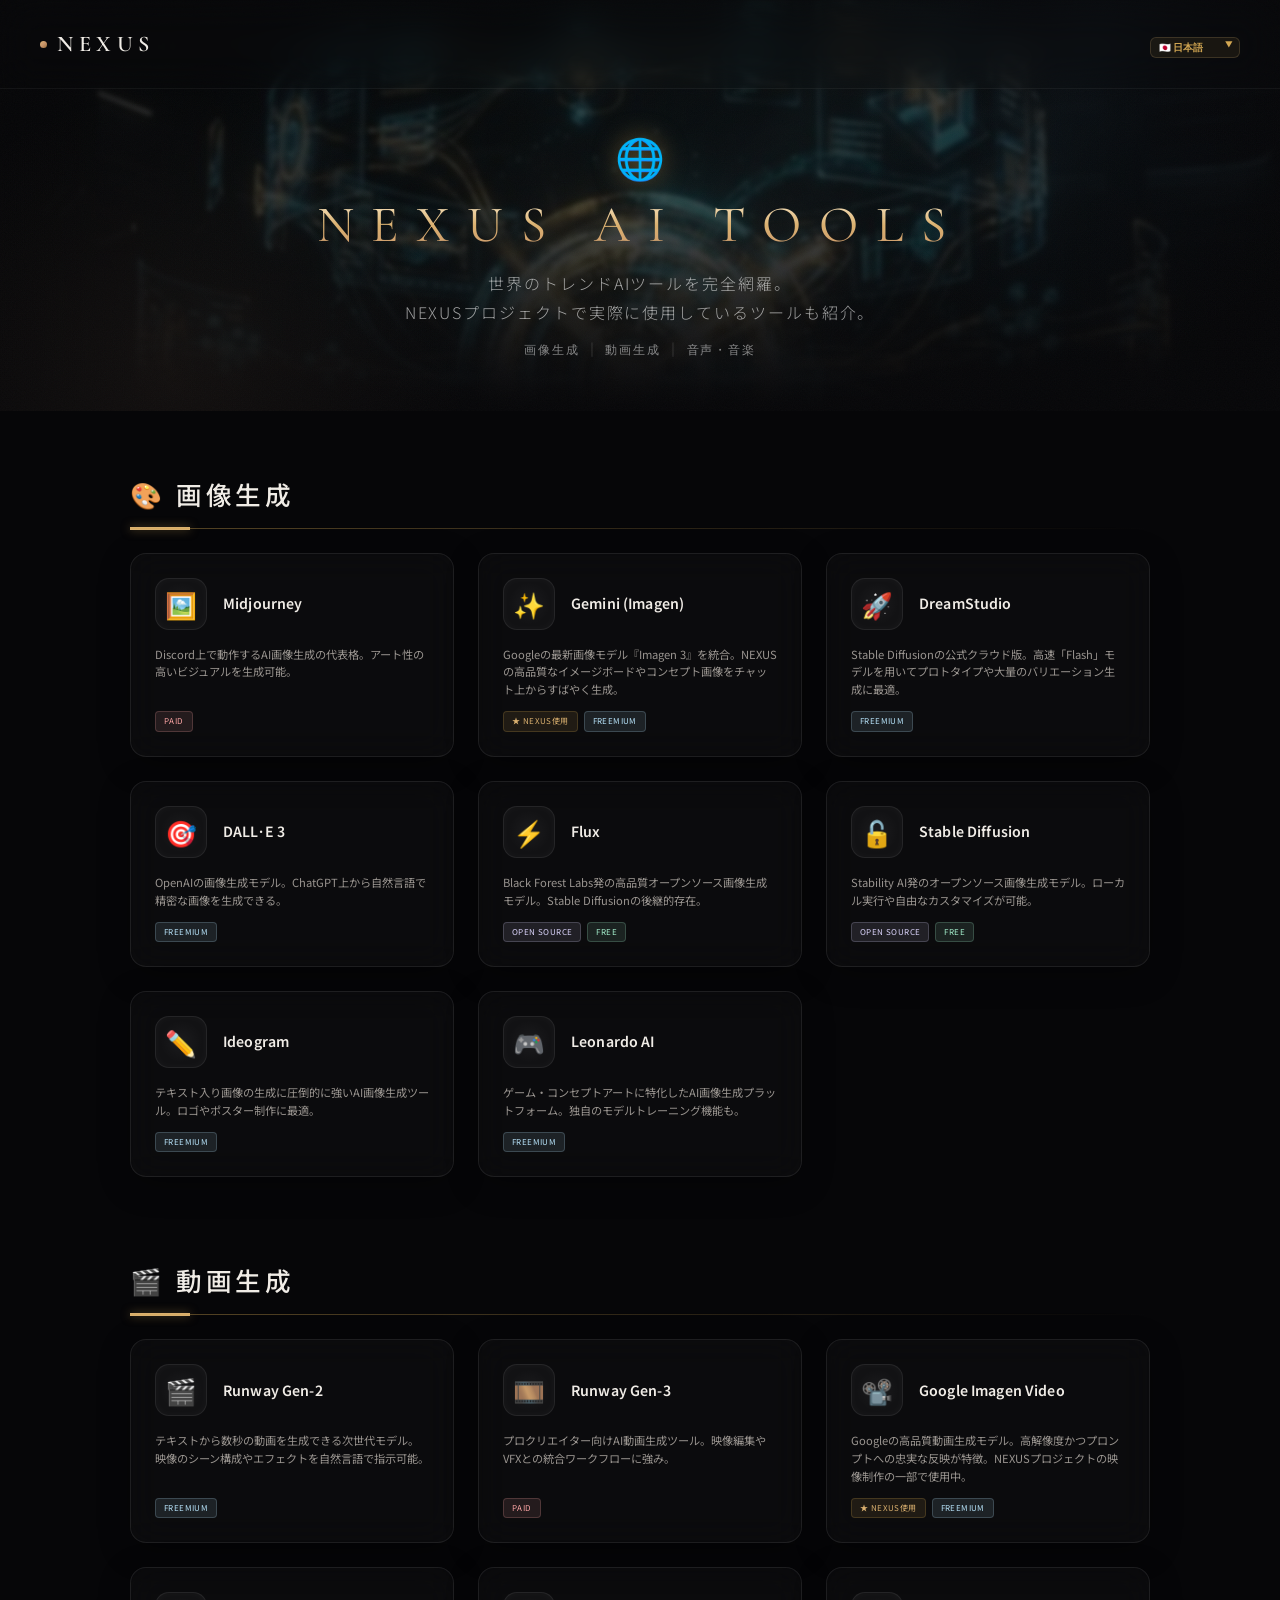
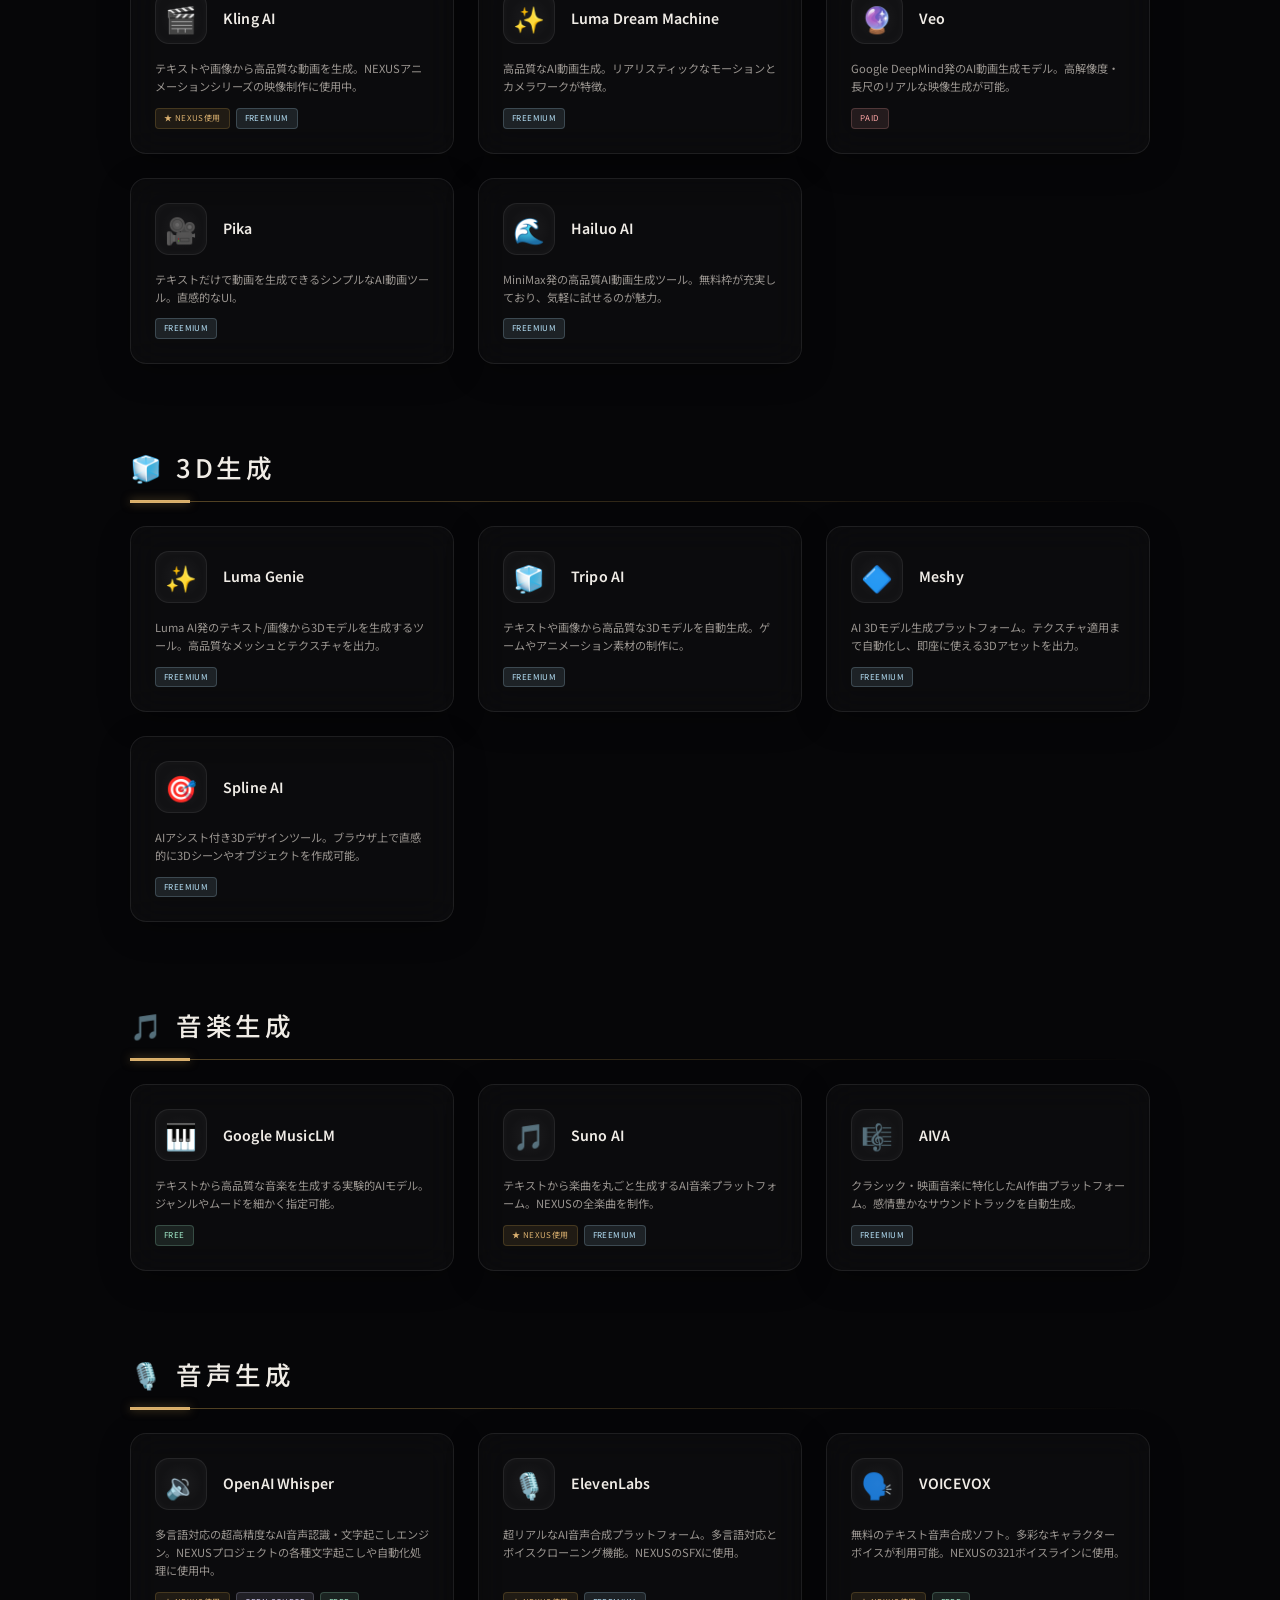
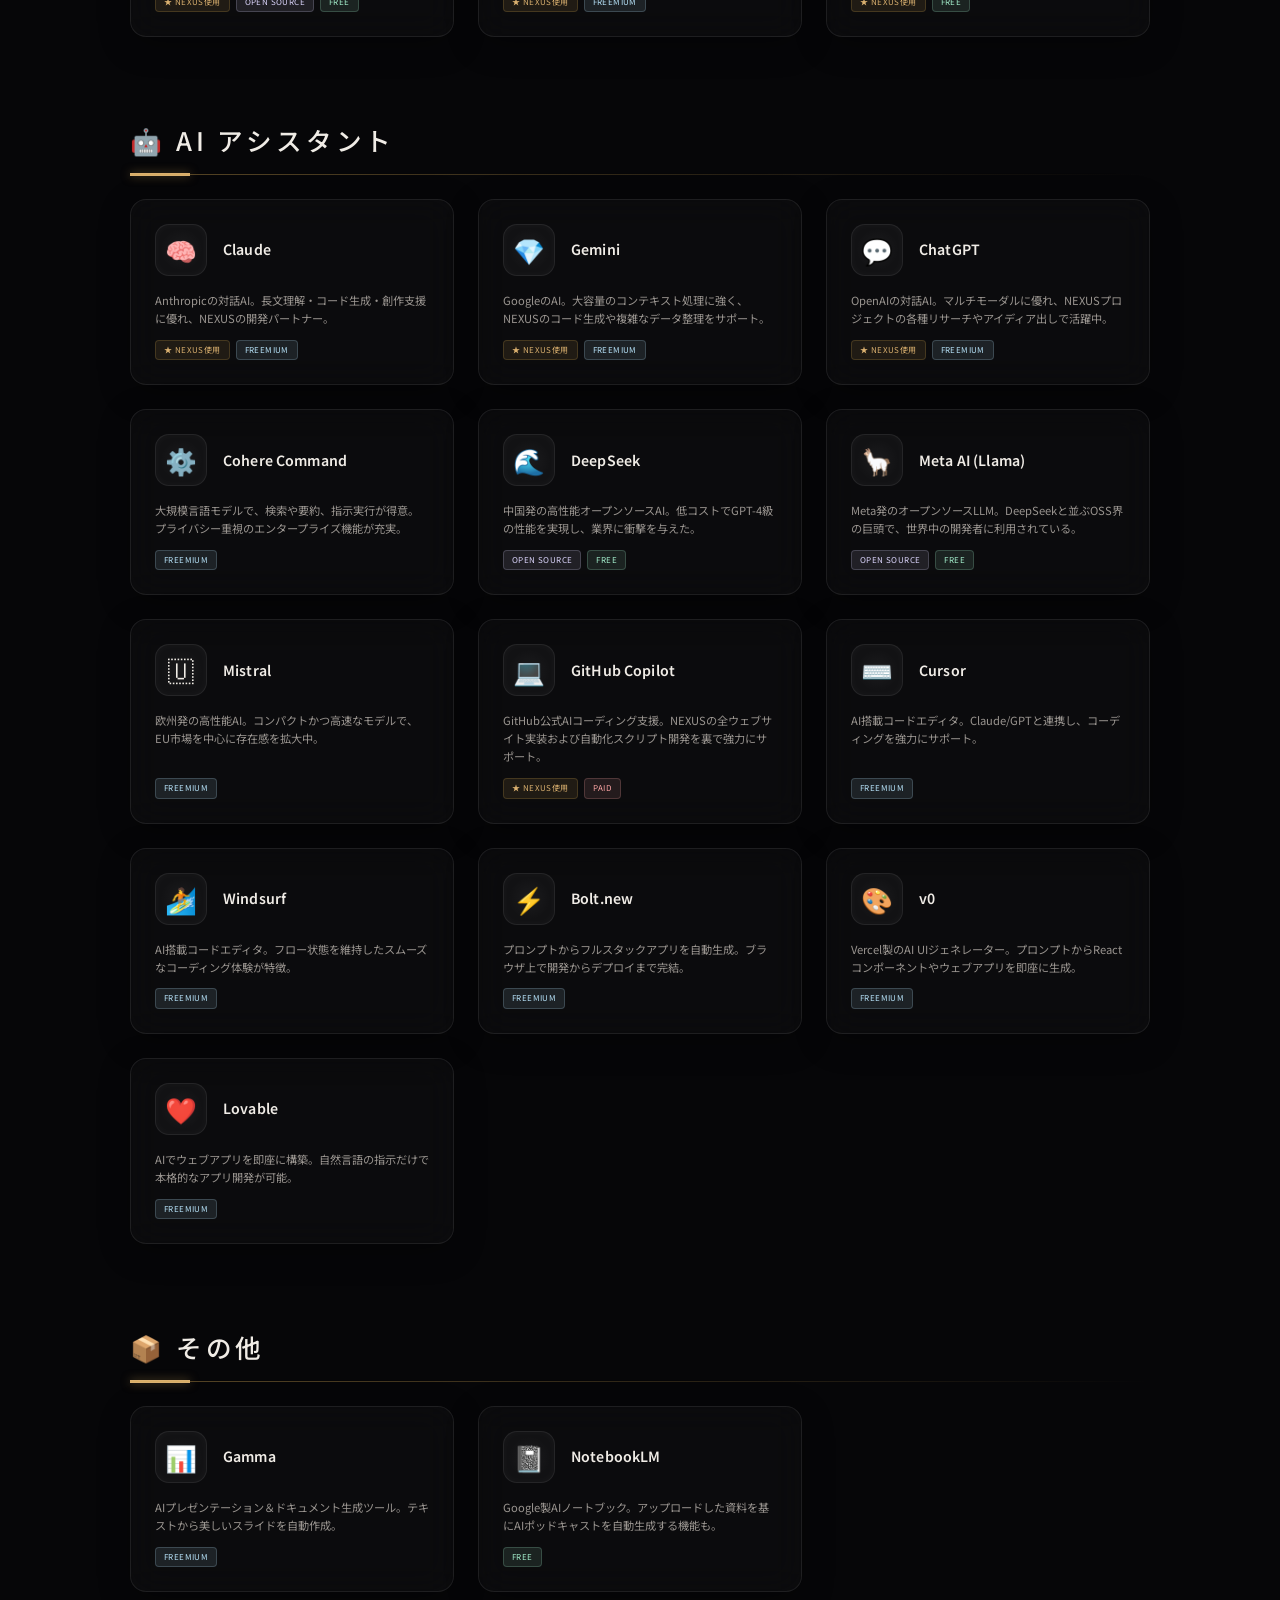
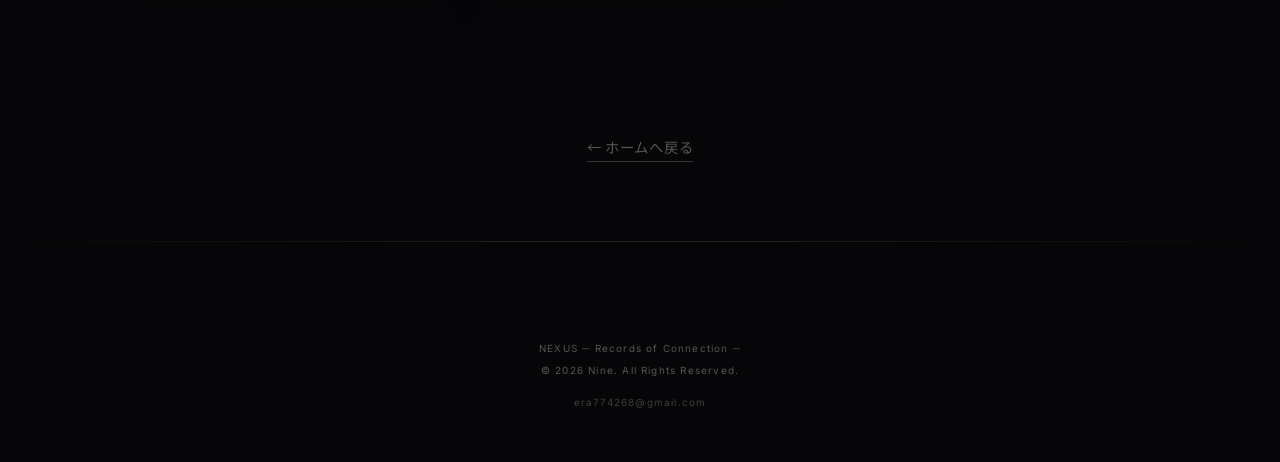
<file: ai_tools.html>
<!DOCTYPE html>
<html lang="ja" data-lang="ja">

<head>
    <meta charset="UTF-8">
    <meta name="viewport" content="width=device-width, initial-scale=1.0">
    <title>NEXUS AI TOOLS — 世界のトレンドAIツール</title>
    <meta name="description" content="世界のトレンドAIツールを完全網羅。画像・動画・音楽・音声・AIアシスタント・3Dの各分野で注目のAIツールをNEXUSが厳選紹介。">
    <link rel="icon" type="image/svg+xml" href="favicon.svg">
    <link rel="stylesheet" href="style.css?v=1.6">
</head>

<body>

    <!-- ═══ HEADER ═══ -->
    <header class="header" id="header"
        style="backdrop-filter: blur(20px); border-bottom: 1px solid rgba(255,255,255,0.05);">
        <div class="container">
            <a href="index.html" class="logo">
                <span class="logo-mark"></span>
                NEXUS
            </a>
            <div class="header-right">
                <!-- 言語切り替えドロップダウン -->
                <div class="lang-wrap">
                    <select class="lang-sel" id="langSelect" onchange="setLang(this.value)">
                        <option value="ja">🇯🇵 日本語</option>
                        <option value="en">🇺🇸 English</option>
                        <option value="zh">🇨🇳 中文</option>
                        <option value="ko">🇰🇷 한국어</option>
                        <option value="fr">🇫🇷 Français</option>
                        <option value="de">🇩🇪 Deutsch</option>
                        <option value="es">🇪🇸 Español</option>
                        <option value="hi">🇮🇳 हिन्दी</option>
                    </select><span class="lang-arr">▼</span>
                </div>
                <button class="hamburger" id="hamburger" aria-label="Menu">
                    <span></span><span></span><span></span>
                </button>
            </div>
        </div>
    </header>

    <!-- ═══ HERO ═══ -->
    <section class="hero" id="hero" style="height: auto; min-height: 30vh; padding: 120px 0 50px;">
        <img src="images/hero_ai_tools_new.png?v=2" alt="" class="hero-img" style="object-position: center 30%;">
        <div class="hero-overlay"></div>
        <div class="hero-noise"></div>
        <div class="hero-content">
            <div class="hero-icon"
                style="font-size: 2.5rem; margin-bottom: 5px; filter: drop-shadow(0 0 12px rgba(212, 168, 83, .5)); animation: heroPulse 3s ease-in-out infinite;">
                🌐</div>
            <h1 class="hero-title" style="font-size: clamp(2rem, 5vw, 3.2rem);">NEXUS AI TOOLS</h1>
            <p class="hero-title-jp"
                style="margin-bottom: 12px; color: rgba(255, 255, 255, .6); letter-spacing: 0.12em; font-weight: 300;"
                id="heroDescText">
                世界のトレンドAIツールを完全網羅。<br>NEXUSプロジェクトで実際に使用しているツールも紹介。
            </p>
            <div class="hero-stats"
                style="display: flex; align-items: center; justify-content: center; gap: 10px; font-size: 0.75rem; color: rgba(255, 255, 255, .5); font-family: 'Inter', sans-serif; letter-spacing: 0.15em; text-transform: uppercase;">
                <span class="hero-stat">画像生成</span>
                <span class="hero-divider" style="opacity: 0.3;">|</span>
                <span class="hero-stat">動画生成</span>
                <span class="hero-divider" style="opacity: 0.3;">|</span>
                <span class="hero-stat">音声・音楽</span>
            </div>
        </div>
    </section>

    <!-- ═══ MAIN CONTENT ═══ -->
    <main class="main container" id="toolsContainer" style="margin-top: 60px; padding-bottom: 60px;"></main>

    <div class="container" style="text-align: center; padding-bottom: 80px;">
        <a href="index.html" id="backLinkBottom"
            style="color: var(--text-muted); font-size: .9rem; letter-spacing: .05em; text-decoration: none; border-bottom: 1px solid rgba(255,255,255,0.2); padding-bottom: 4px; transition: color 0.3s;">←
            ホームへ戻る</a>
    </div>

    <hr class="section-divider">

    <!-- ═══ FOOTER ═══ -->
    <footer class="footer">
        <div class="container">
            <div class="footer-credit">
                <p>NEXUS ─ Records of Connection ─</p>
                <p>© 2026 Nine. All Rights Reserved.</p>
                <p class="footer-contact"><a href="mailto:era774268@gmail.com">era774268@gmail.com</a></p>
            </div>
        </div>
    </footer>

    <script>
        // ━━━ Tool Data ━━━
        const TOOLS = [
            // 🎨 画像生成（おすすめ順）
            { name: "Midjourney", cat: "image", icon: "🖼️", desc: "Discord上で動作するAI画像生成の代表格。アート性の高いビジュアルを生成可能。", url: "https://midjourney.com", tags: ["paid"] },
            { name: "Gemini (Imagen)", cat: "image", icon: "✨", desc: "Googleの最新画像モデル『Imagen 3』を統合。NEXUSの高品質なイメージボードやコンセプト画像をチャット上からすばやく生成。", url: "https://gemini.google.com", tags: ["nexus", "freemium"] },
            { name: "DreamStudio", cat: "image", icon: "🚀", desc: "Stable Diffusionの公式クラウド版。高速「Flash」モデルを用いてプロトタイプや大量のバリエーション生成に最適。", url: "https://beta.dreamstudio.ai", tags: ["freemium"] },
            { name: "DALL·E 3", cat: "image", icon: "🎯", desc: "OpenAIの画像生成モデル。ChatGPT上から自然言語で精密な画像を生成できる。", url: "https://openai.com/dall-e-3", tags: ["freemium"] },
            { name: "Flux", cat: "image", icon: "⚡", desc: "Black Forest Labs発の高品質オープンソース画像生成モデル。Stable Diffusionの後継的存在。", url: "https://blackforestlabs.ai", tags: ["opensource", "free"] },
            { name: "Stable Diffusion", cat: "image", icon: "🔓", desc: "Stability AI発のオープンソース画像生成モデル。ローカル実行や自由なカスタマイズが可能。", url: "https://stability.ai", tags: ["opensource", "free"] },
            { name: "Ideogram", cat: "image", icon: "✏️", desc: "テキスト入り画像の生成に圧倒的に強いAI画像生成ツール。ロゴやポスター制作に最適。", url: "https://ideogram.ai", tags: ["freemium"] },
            { name: "Leonardo AI", cat: "image", icon: "🎮", desc: "ゲーム・コンセプトアートに特化したAI画像生成プラットフォーム。独自のモデルトレーニング機能も。", url: "https://leonardo.ai", tags: ["freemium"] },

            // 🎬 動画生成（おすすめ順）
            { name: "Runway Gen-2", cat: "video", icon: "🎬", desc: "テキストから数秒の動画を生成できる次世代モデル。映像のシーン構成やエフェクトを自然言語で指示可能。", url: "https://runwayml.com", tags: ["freemium"] },
            { name: "Runway Gen-3", cat: "video", icon: "🎞️", desc: "プロクリエイター向けAI動画生成ツール。映像編集やVFXとの統合ワークフローに強み。", url: "https://runwayml.com", tags: ["paid"] },
            { name: "Google Imagen Video", cat: "video", icon: "📽️", desc: "Googleの高品質動画生成モデル。高解像度かつプロンプトへの忠実な反映が特徴。NEXUSプロジェクトの映像制作の一部で使用中。", url: "https://deepmind.google/technologies/imagen", tags: ["nexus", "freemium"] },
            { name: "Kling AI", cat: "video", icon: "🎬", desc: "テキストや画像から高品質な動画を生成。NEXUSアニメーションシリーズの映像制作に使用中。", url: "https://klingai.com", tags: ["nexus", "freemium"] },
            { name: "Luma Dream Machine", cat: "video", icon: "✨", desc: "高品質なAI動画生成。リアリスティックなモーションとカメラワークが特徴。", url: "https://lumalabs.ai/dream-machine", tags: ["freemium"] },
            { name: "Veo", cat: "video", icon: "🔮", desc: "Google DeepMind発のAI動画生成モデル。高解像度・長尺のリアルな映像生成が可能。", url: "https://deepmind.google/technologies/veo", tags: ["paid"] },
            { name: "Pika", cat: "video", icon: "🎥", desc: "テキストだけで動画を生成できるシンプルなAI動画ツール。直感的なUI。", url: "https://pika.art", tags: ["freemium"] },
            { name: "Hailuo AI", cat: "video", icon: "🌊", desc: "MiniMax発の高品質AI動画生成ツール。無料枠が充実しており、気軽に試せるのが魅力。", url: "https://hailuoai.video", tags: ["freemium"] },

            // 🧊 3D生成（おすすめ順）
            { name: "Luma Genie", cat: "3d", icon: "✨", desc: "Luma AI発のテキスト/画像から3Dモデルを生成するツール。高品質なメッシュとテクスチャを出力。", url: "https://lumalabs.ai/genie", tags: ["freemium"] },
            { name: "Tripo AI", cat: "3d", icon: "🧊", desc: "テキストや画像から高品質な3Dモデルを自動生成。ゲームやアニメーション素材の制作に。", url: "https://tripo3d.ai", tags: ["freemium"] },
            { name: "Meshy", cat: "3d", icon: "🔷", desc: "AI 3Dモデル生成プラットフォーム。テクスチャ適用まで自動化し、即座に使える3Dアセットを出力。", url: "https://meshy.ai", tags: ["freemium"] },
            { name: "Spline AI", cat: "3d", icon: "🎯", desc: "AIアシスト付き3Dデザインツール。ブラウザ上で直感的に3Dシーンやオブジェクトを作成可能。", url: "https://spline.design", tags: ["freemium"] },

            // 🎵 音楽生成（おすすめ順）
            { name: "Google MusicLM", cat: "music", icon: "🎹", desc: "テキストから高品質な音楽を生成する実験的AIモデル。ジャンルやムードを細かく指定可能。", url: "https://aitestkitchen.withgoogle.com/tools/music-fx", tags: ["free"] },
            { name: "Suno AI", cat: "music", icon: "🎵", desc: "テキストから楽曲を丸ごと生成するAI音楽プラットフォーム。NEXUSの全楽曲を制作。", url: "https://suno.com", tags: ["nexus", "freemium"] },
            { name: "AIVA", cat: "music", icon: "🎼", desc: "クラシック・映画音楽に特化したAI作曲プラットフォーム。感情豊かなサウンドトラックを自動生成。", url: "https://aiva.ai", tags: ["freemium"] },

            // 🎙️ 音声生成（おすすめ順）
            { name: "OpenAI Whisper", cat: "voice", icon: "🔉", desc: "多言語対応の超高精度なAI音声認識・文字起こしエンジン。NEXUSプロジェクトの各種文字起こしや自動化処理に使用中。", url: "https://github.com/openai/whisper", tags: ["nexus", "opensource", "free"] },
            { name: "ElevenLabs", cat: "voice", icon: "🎙️", desc: "超リアルなAI音声合成プラットフォーム。多言語対応とボイスクローニング機能。NEXUSのSFXに使用。", url: "https://elevenlabs.io", tags: ["nexus", "freemium"] },
            { name: "VOICEVOX", cat: "voice", icon: "🗣️", desc: "無料のテキスト音声合成ソフト。多彩なキャラクターボイスが利用可能。NEXUSの321ボイスラインに使用。", url: "https://voicevox.hiroshiba.jp", tags: ["nexus", "free"] },

            // 🤖 AI アシスタント（おすすめ順）
            { name: "Claude", cat: "ai", icon: "🧠", desc: "Anthropicの対話AI。長文理解・コード生成・創作支援に優れ、NEXUSの開発パートナー。", url: "https://claude.ai", tags: ["nexus", "freemium"] },
            { name: "Gemini", cat: "ai", icon: "💎", desc: "GoogleのAI。大容量のコンテキスト処理に強く、NEXUSのコード生成や複雑なデータ整理をサポート。", url: "https://gemini.google.com", tags: ["nexus", "freemium"] },
            { name: "ChatGPT", cat: "ai", icon: "💬", desc: "OpenAIの対話AI。マルチモーダルに優れ、NEXUSプロジェクトの各種リサーチやアイディア出しで活躍中。", url: "https://chat.openai.com", tags: ["nexus", "freemium"] },
            { name: "Cohere Command", cat: "ai", icon: "⚙️", desc: "大規模言語モデルで、検索や要約、指示実行が得意。プライバシー重視のエンタープライズ機能が充実。", url: "https://cohere.com", tags: ["freemium"] },
            { name: "DeepSeek", cat: "ai", icon: "🌊", desc: "中国発の高性能オープンソースAI。低コストでGPT-4級の性能を実現し、業界に衝撃を与えた。", url: "https://deepseek.com", tags: ["opensource", "free"] },
            { name: "Meta AI (Llama)", cat: "ai", icon: "🦙", desc: "Meta発のオープンソースLLM。DeepSeekと並ぶOSS界の巨頭で、世界中の開発者に利用されている。", url: "https://ai.meta.com", tags: ["opensource", "free"] },
            { name: "Mistral", cat: "ai", icon: "🇺", desc: "欧州発の高性能AI。コンパクトかつ高速なモデルで、EU市場を中心に存在感を拡大中。", url: "https://mistral.ai", tags: ["freemium"] },
            { name: "GitHub Copilot", cat: "ai", icon: "💻", desc: "GitHub公式AIコーディング支援。NEXUSの全ウェブサイト実装および自動化スクリプト開発を裏で強力にサポート。", url: "https://github.com/features/copilot", tags: ["nexus", "paid"] },
            { name: "Cursor", cat: "ai", icon: "⌨️", desc: "AI搭載コードエディタ。Claude/GPTと連携し、コーディングを強力にサポート。", url: "https://cursor.com", tags: ["freemium"] },
            { name: "Windsurf", cat: "ai", icon: "🏄", desc: "AI搭載コードエディタ。フロー状態を維持したスムーズなコーディング体験が特徴。", url: "https://codeium.com/windsurf", tags: ["freemium"] },
            { name: "Bolt.new", cat: "ai", icon: "⚡", desc: "プロンプトからフルスタックアプリを自動生成。ブラウザ上で開発からデプロイまで完結。", url: "https://bolt.new", tags: ["freemium"] },
            { name: "v0", cat: "ai", icon: "🎨", desc: "Vercel製のAI UIジェネレーター。プロンプトからReactコンポーネントやウェブアプリを即座に生成。", url: "https://v0.dev", tags: ["freemium"] },
            { name: "Lovable", cat: "ai", icon: "❤️", desc: "AIでウェブアプリを即座に構築。自然言語の指示だけで本格的なアプリ開発が可能。", url: "https://lovable.dev", tags: ["freemium"] },

            // 📦 その他（おすすめ順）
            { name: "Gamma", cat: "other", icon: "📊", desc: "AIプレゼンテーション＆ドキュメント生成ツール。テキストから美しいスライドを自動作成。", url: "https://gamma.app", tags: ["freemium"] },
            { name: "NotebookLM", cat: "other", icon: "📓", desc: "Google製AIノートブック。アップロードした資料を基にAIポッドキャストを自動生成する機能も。", url: "https://notebooklm.google.com", tags: ["free"] }
        ];

        const CAT_META = {
            image: { id: "cntImage" },
            video: { id: "cntVideo" },
            "3d": { id: "cnt3d" },
            music: { id: "cntMusic" },
            voice: { id: "cntVoice" },
            ai: { id: "cntAi" },
            other: { id: "cntOther" }
        };

        const TAG_LABELS = {
            nexus: { text: "★ NEXUS使用", cls: "tag-nexus" },
            free: { text: "FREE", cls: "tag-free" },
            paid: { text: "PAID", cls: "tag-paid" },
            freemium: { text: "FREEMIUM", cls: "tag-freemium" },
            opensource: { text: "OPEN SOURCE", cls: "tag-opensource" },
        };

        let currentCat = "all";
        let currentLang = "ja";

        // ━━━ i18n UI Texts ━━━
        const UI = {
            ja: {
                back: "← ホームへ戻る", heroDesc: "世界のトレンドAIツールを完全網羅。<br>NEXUSプロジェクトで実際に使用しているツールも紹介。", nexusTag: "★ NEXUS使用", footer1: "NEXUS AI TOOLS — Curated by", footer2: "© 2026 Nine. All Rights Reserved.",
                cats: { image: "🎨 画像生成", video: "🎬 動画生成", "3d": "🧊 3D生成", music: "🎵 音楽生成", voice: "🎙️ 音声生成", ai: "🤖 AI アシスタント", other: "📦 その他" },
                badges: ["🎨 画像生成", "🎬 動画生成", "🧊 3D生成", "🎵 音楽生成", "🎙️ 音声生成", "🤖 AI アシスタント", "📦 その他"],
                filterBtns: { all: "ALL", image: "🎨 画像生成", video: "🎬 動画生成", "3d": "🧊 3D生成", music: "🎵 音楽生成", voice: "🎙️ 音声生成", ai: "🤖 AI アシスタント", other: "📦 その他" }
            },
            en: {
                back: "← Back to Home", heroDesc: "A comprehensive guide to the world's trending AI tools.<br>Including tools used in the NEXUS project.", nexusTag: "★ NEXUS PICK", footer1: "NEXUS AI TOOLS — Curated by", footer2: "© 2026 Nine. All Rights Reserved.",
                cats: { image: "🎨 Image Generation", video: "🎬 Video Generation", "3d": "🧊 3D Generation", music: "🎵 Music Generation", voice: "🎙️ Voice Synthesis", ai: "🤖 AI Assistants", other: "📦 Others" },
                badges: ["🎨 Image", "🎬 Video", "🧊 3D", "🎵 Music", "🎙️ Voice", "🤖 AI", "📦 Others"],
                filterBtns: { all: "ALL", image: "🎨 Image", video: "🎬 Video", "3d": "🧊 3D", music: "🎵 Music", voice: "🎙️ Voice", ai: "🤖 AI", other: "📦 Others" }
            },
            zh: {
                back: "← 返回首页", heroDesc: "全球热门AI工具完全收录。<br>包含NEXUS项目实际使用的工具。", nexusTag: "★ NEXUS精选", footer1: "NEXUS AI TOOLS — 策划", footer2: "© 2026 Nine. 保留所有权利。",
                cats: { image: "🎨 图像生成", video: "🎬 视频生成", "3d": "🧊 3D生成", music: "🎵 音乐生成", voice: "🎙️ 语音合成", ai: "🤖 AI 助手", other: "📦 其他" },
                badges: ["🎨 图像", "🎬 视频", "🧊 3D", "🎵 音乐", "🎙️ 语音", "🤖 AI", "📦 其他"],
                filterBtns: { all: "全部", image: "🎨 图像", video: "🎬 视频", "3d": "🧊 3D", music: "🎵 音乐", voice: "🎙️ 语音", ai: "🤖 AI", other: "📦 其他" }
            },
            ko: {
                back: "← 홈으로", heroDesc: "전 세계 트렌드 AI 도구를 완전 수록.<br>NEXUS 프로젝트에서 실제 사용 중인 도구도 소개.", nexusTag: "★ NEXUS 사용", footer1: "NEXUS AI TOOLS — 큐레이션", footer2: "© 2026 Nine. All Rights Reserved.",
                cats: { image: "🎨 이미지 생성", video: "🎬 영상 생성", "3d": "🧊 3D 생성", music: "🎵 음악 생성", voice: "🎙️ 음성 합성", ai: "🤖 AI 어시스턴트", other: "📦 기타" },
                badges: ["🎨 이미지", "🎬 영상", "🧊 3D", "🎵 음악", "🎙️ 음성", "🤖 AI", "📦 기타"],
                filterBtns: { all: "전체", image: "🎨 이미지", video: "🎬 영상", "3d": "🧊 3D", music: "🎵 음악", voice: "🎙️ 음성", ai: "🤖 AI", other: "📦 기타" }
            },
            fr: {
                back: "← Retour", heroDesc: "Guide complet des outils IA tendance dans le monde.<br>Inclut les outils utilisés dans le projet NEXUS.", nexusTag: "★ NEXUS", footer1: "NEXUS AI TOOLS — Par", footer2: "© 2026 Nine. Tous droits réservés.",
                cats: { image: "🎨 Génération d'images", video: "🎬 Génération vidéo", "3d": "🧊 Génération 3D", music: "🎵 Génération musicale", voice: "🎙️ Synthèse vocale", ai: "🤖 Assistants IA", other: "📦 Autres" },
                badges: ["🎨 Image", "🎬 Vidéo", "🧊 3D", "🎵 Musique", "🎙️ Voix", "🤖 IA", "📦 Autres"],
                filterBtns: { all: "TOUT", image: "🎨 Image", video: "🎬 Vidéo", "3d": "🧊 3D", music: "🎵 Musique", voice: "🎙️ Voix", ai: "🤖 IA", other: "📦 Autres" }
            },
            de: {
                back: "← Zurück", heroDesc: "Vollständiger Leitfaden zu den angesagtesten KI-Tools der Welt.<br>Einschließlich der im NEXUS-Projekt verwendeten Tools.", nexusTag: "★ NEXUS", footer1: "NEXUS AI TOOLS — Kuratiert von", footer2: "© 2026 Nine. Alle Rechte vorbehalten.",
                cats: { image: "🎨 Bilderzeugung", video: "🎬 Videoerzeugung", "3d": "🧊 3D-Erzeugung", music: "🎵 Musikerzeugung", voice: "🎙️ Sprachsynthese", ai: "🤖 KI-Assistenten", other: "📦 Sonstiges" },
                badges: ["🎨 Bild", "🎬 Video", "🧊 3D", "🎵 Musik", "🎙️ Stimme", "🤖 KI", "📦 Sonstiges"],
                filterBtns: { all: "ALLE", image: "🎨 Bild", video: "🎬 Video", "3d": "🧊 3D", music: "🎵 Musik", voice: "🎙️ Stimme", ai: "🤖 KI", other: "📦 Sonstiges" }
            },
            es: {
                back: "← Volver", heroDesc: "Guía completa de herramientas IA en tendencia en el mundo.<br>Incluye herramientas usadas en el proyecto NEXUS.", nexusTag: "★ NEXUS", footer1: "NEXUS AI TOOLS — Curado por", footer2: "© 2026 Nine. Todos los derechos reservados.",
                cats: { image: "🎨 Generación de imágenes", video: "🎬 Generación de vídeo", "3d": "🧊 Generación 3D", music: "🎵 Generación musical", voice: "🎙️ Síntesis de voz", ai: "🤖 Asistentes IA", other: "📦 Otros" },
                badges: ["🎨 Imagen", "🎬 Vídeo", "🧊 3D", "🎵 Música", "🎙️ Voz", "🤖 IA", "📦 Otros"],
                filterBtns: { all: "TODO", image: "🎨 Imagen", video: "🎬 Vídeo", "3d": "🧊 3D", music: "🎵 Música", voice: "🎙️ Voz", ai: "🤖 IA", other: "📦 Otros" }
            },
            hi: {
                back: "← होम पर वापस", heroDesc: "दुनिया के ट्रेंडिंग AI टूल्स की पूरी गाइड।<br>NEXUS प्रोजेक्ट में उपयोग किए गए टूल्स भी शामिल।", nexusTag: "★ NEXUS", footer1: "NEXUS AI TOOLS — द्वारा क्यूरेट", footer2: "© 2026 Nine. सभी अधिकार सुरक्षित।",
                cats: { image: "🎨 छवि निर्माण", video: "🎬 वीडियो निर्माण", "3d": "🧊 3D निर्माण", music: "🎵 संगीत निर्माण", voice: "🎙️ वॉइस सिंथेसिस", ai: "🤖 AI सहायक", other: "📦 अन्य" },
                badges: ["🎨 छवि", "🎬 वीडियो", "🧊 3D", "🎵 संगीत", "🎙️ वॉइस", "🤖 AI", "📦 अन्य"],
                filterBtns: { all: "सभी", image: "🎨 छवि", video: "🎬 वीडियो", "3d": "🧊 3D", music: "🎵 संगीत", voice: "🎙️ वॉइस", ai: "🤖 AI", other: "📦 अन्य" }
            }
        };

        function t(key) { return (UI[currentLang] || UI.ja)[key] || UI.ja[key]; }

        function getDesc(tool) {
            if (currentLang === "ja") return tool.desc;
            if (window.TOOL_I18N && window.TOOL_I18N[currentLang] && window.TOOL_I18N[currentLang][tool.name]) {
                return window.TOOL_I18N[currentLang][tool.name];
            }
            return tool.desc;
        }

        function renderTools() {
            const container = document.getElementById("toolsContainer");
            const cats = currentCat === "all" ? Object.keys(CAT_META) : [currentCat];
            const ui = UI[currentLang] || UI.ja;
            let html = "";
            cats.forEach(cat => {
                const tools = TOOLS.filter(t => t.cat === cat);
                if (!tools.length) return;
                html += `<section class="cat-section" id="section-${cat}">
                    <h2 class="cat-title">${ui.cats[cat]}</h2>
                    <div class="tool-grid">
                        ${tools.map(t => {
                    const tagHtml = t.tags.map(tag => {
                        if (tag === "nexus") return `<span class="tool-tag tag-nexus">${ui.nexusTag}</span>`;
                        const info = TAG_LABELS[tag];
                        return info ? `<span class="tool-tag ${info.cls}">${info.text}</span>` : '';
                    }).join('');
                    return `<a href="${t.url}" target="_blank" rel="noopener noreferrer" class="tool-card">
                                <div class="tool-top">
                                    <div class="tool-icon">${t.icon}</div>
                                    <div class="tool-name">${t.name}</div>
                                </div>
                                <div class="tool-desc">${getDesc(t)}</div>
                                <div class="tool-meta">${tagHtml}</div>
                            </a>`;
                }).join('')}
                    </div>
                </section>`;
            });
            container.innerHTML = html;
        }

        function updateUI() {
            const ui = UI[currentLang] || UI.ja;
            const backL = document.getElementById("backLink");
            if (backL) backL.textContent = ui.back;
            const backLBot = document.getElementById("backLinkBottom");
            if (backLBot) backLBot.textContent = ui.back;

            const desc = document.getElementById("heroDescText");
            if (desc) desc.innerHTML = ui.heroDesc;

            const badges = document.querySelectorAll(".hero-badge");
            ui.badges.forEach((b, i) => { if (badges[i]) badges[i].textContent = b; });

            const btns = document.querySelectorAll(".cat-btn");
            const keys = ["all", "image", "video", "3d", "music", "voice", "ai", "other"];
            btns.forEach((btn, i) => {
                const cnt = btn.querySelector(".cat-cnt");
                const cntHtml = cnt ? ` ${cnt.outerHTML}` : "";
                btn.innerHTML = ui.filterBtns[keys[i]] + cntHtml;
            });
        }

        function updateCounts() {
            // Count logic removed since UI is gone
        }

        function setLang(l) {
            currentLang = l;
            document.getElementById("langSelect").value = l;
            updateUI();
            renderTools();
        }

        // Category filter
        const catBar = document.getElementById("catBar");
        if (catBar) {
            catBar.addEventListener("click", e => {
                const btn = e.target.closest(".cat-btn");
                if (!btn) return;
                document.querySelectorAll(".cat-btn").forEach(b => b.classList.remove("active"));
                btn.classList.add("active");
                currentCat = btn.dataset.cat;
                renderTools();
            });
        }

        // Feature removed by request

        // Init
        updateCounts();
        renderTools();
    </script>
    <script src="ai_tools_i18n.js" defer></script>
</body>

</html>
</file>
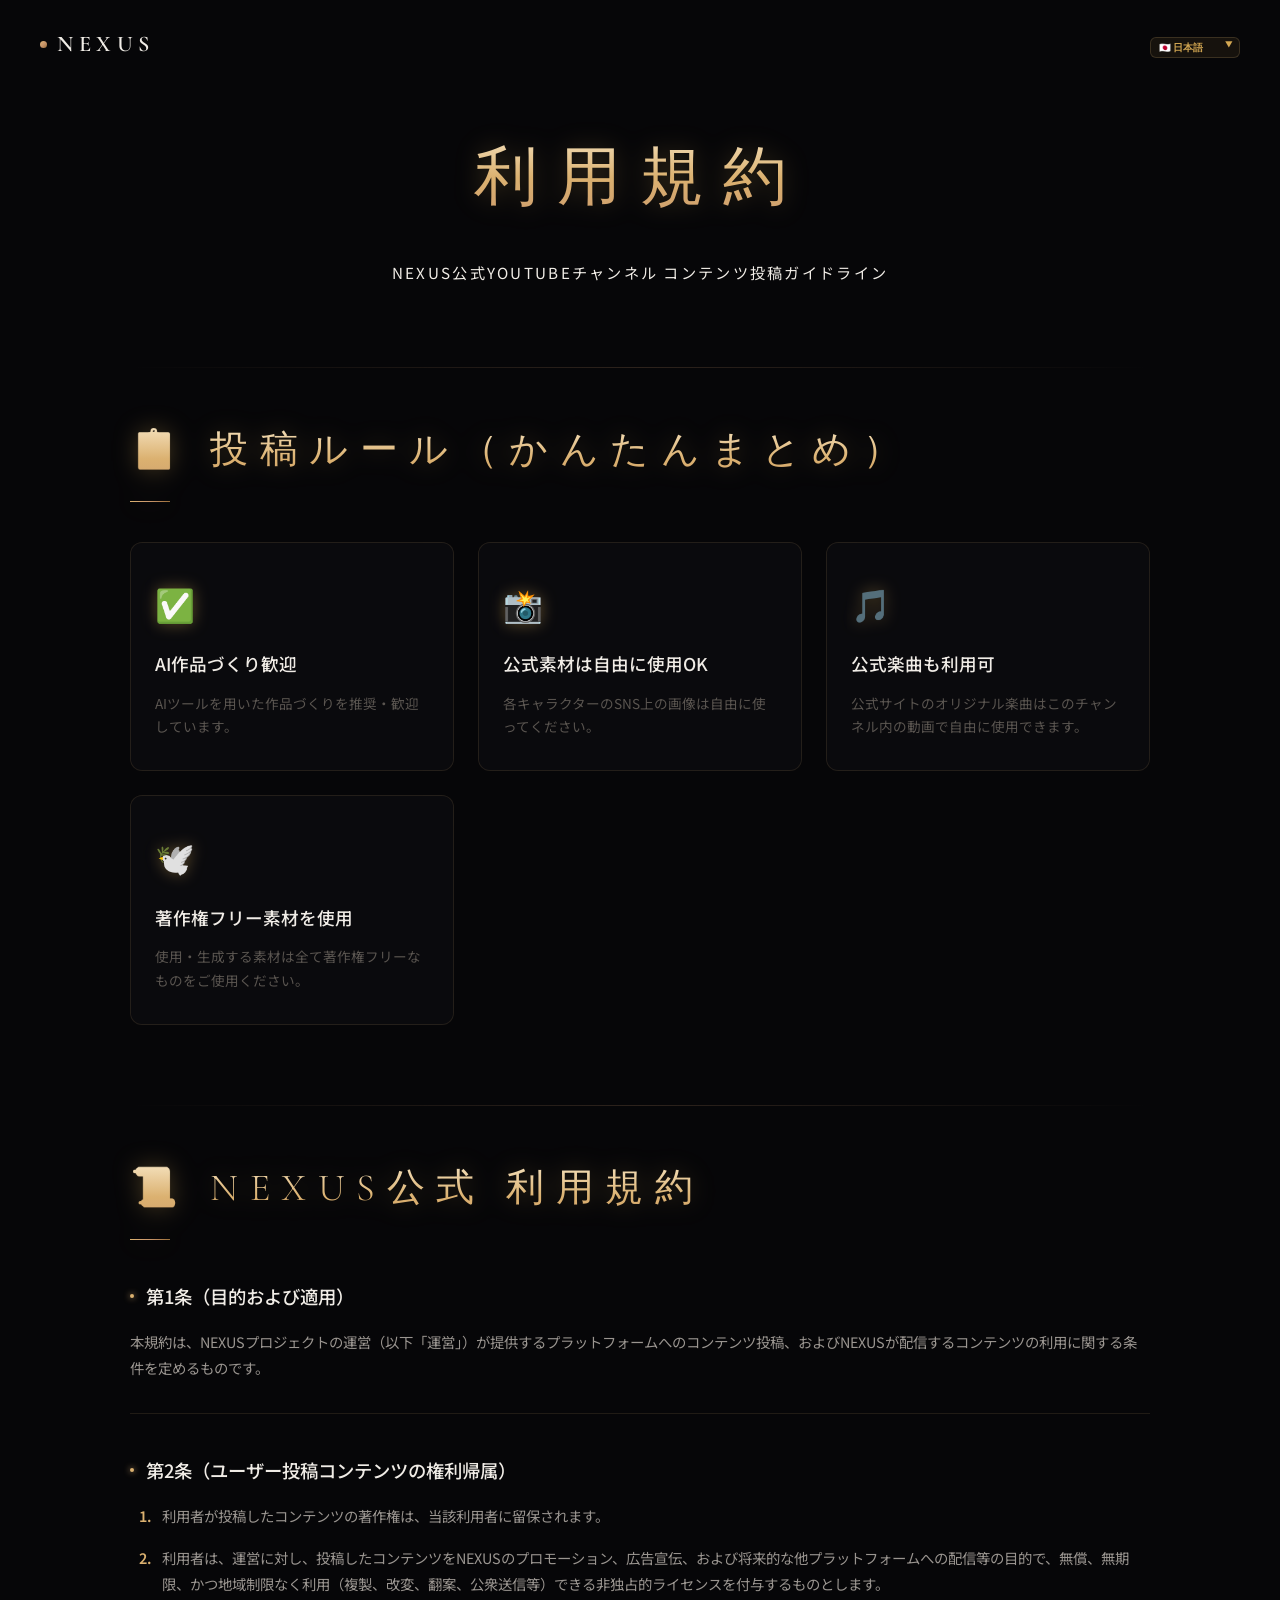
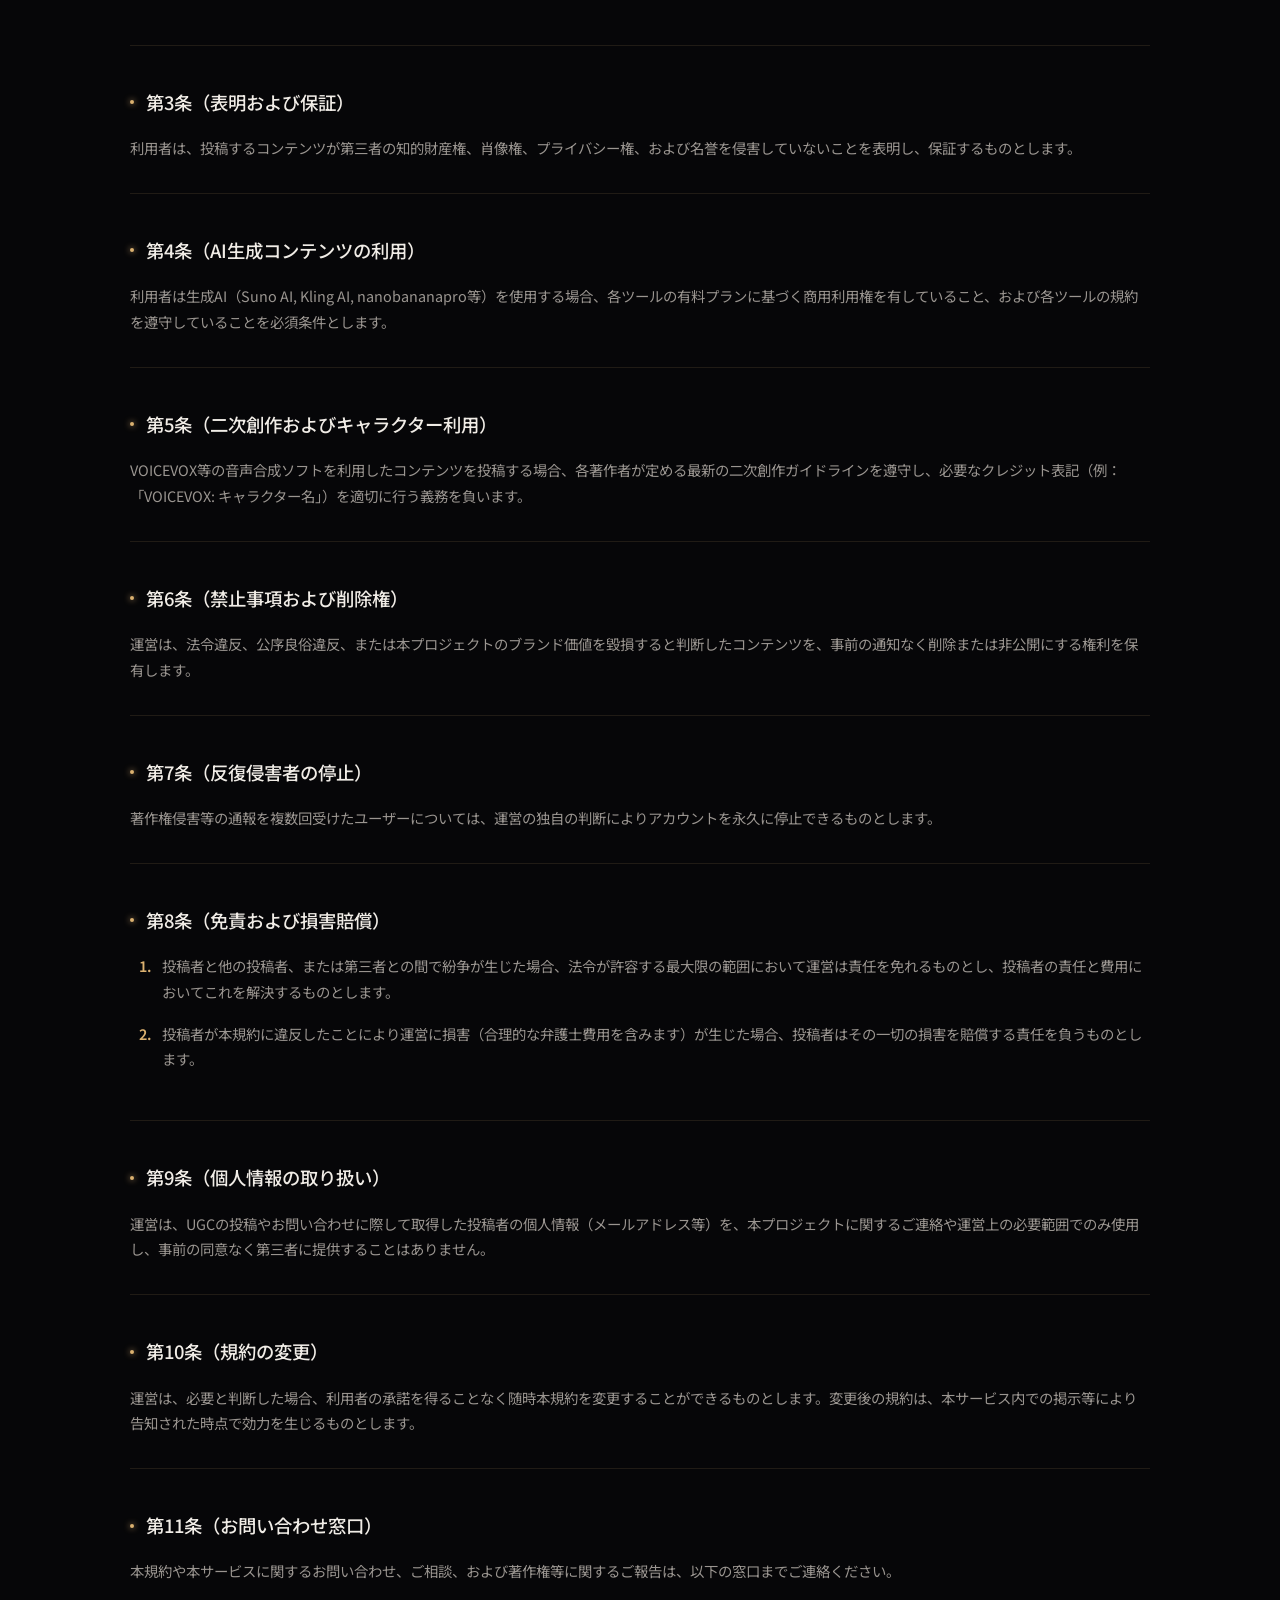
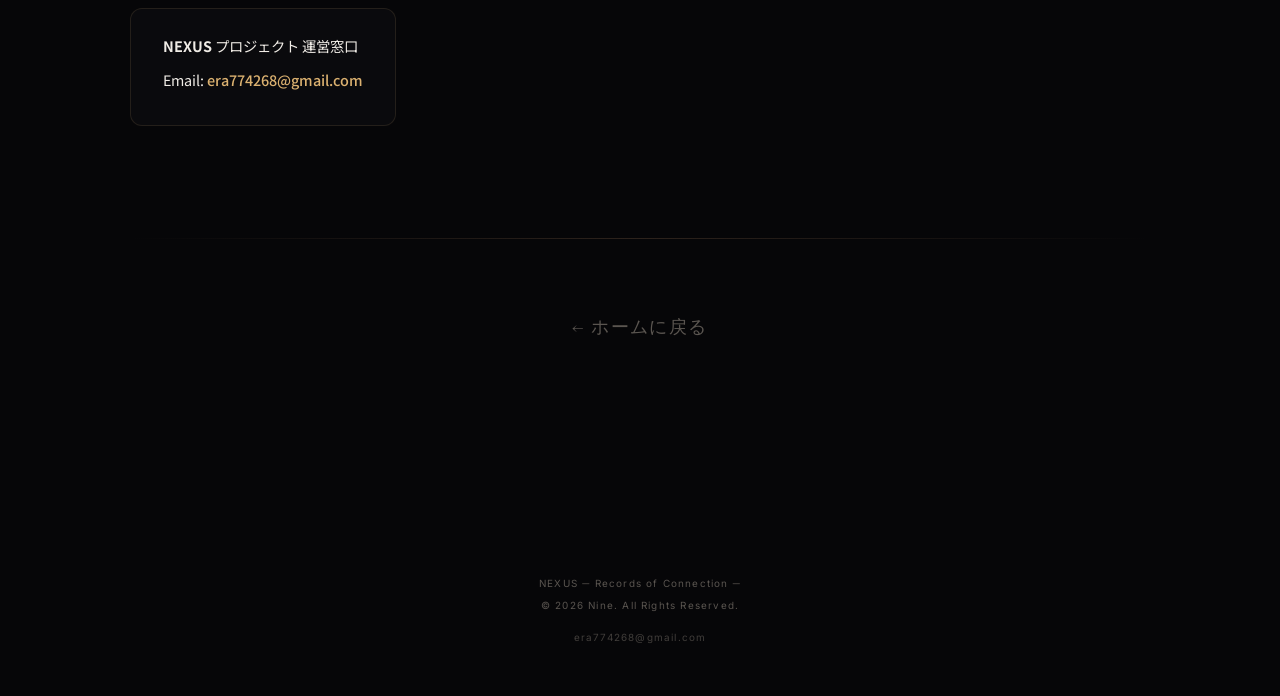
<file: guidelines.html>
<!DOCTYPE html>
<html lang="ja" data-lang="ja">

<head>
    <meta charset="UTF-8">
    <meta name="viewport" content="width=device-width, initial-scale=1.0">
    <title>利用規約 | NEXUS ─つながりの記録─</title>
    <meta name="description" content="NEXUS公式YouTubeチャンネルへのコンテンツ投稿に関する利用規約・ガイドライン。AI生成コンテンツの取り扱い、著作権、クレジット表記について。">
    <meta property="og:title" content="利用規約 | NEXUS ─ Records of Connection ─">
    <meta property="og:description" content="NEXUS Official YouTube Channel — Terms of Use & Content Guidelines">
    <meta property="og:type" content="website">
    <link rel="icon" type="image/svg+xml" href="favicon.svg">
    <link rel="stylesheet" href="style.css?v=1.5">
</head>

<body>

    <!-- ═══ HEADER ═══ -->
    <header class="header" id="header">
        <div class="container">
            <a href="index.html" class="logo">
                <span class="logo-mark"></span>
                NEXUS
            </a>
            <div class="header-right">
                <!-- 言語切り替えドロップダウン -->
                <div class="lang-wrap">
                    <select class="lang-sel" id="langSelect" onchange="setLang(this.value)">
                        <option value="ja">🇯🇵 日本語</option>
                        <option value="en">🇺🇸 English</option>
                        <option value="zh">🇨🇳 中文</option>
                        <option value="ko">🇰🇷 한국어</option>
                        <option value="fr">🇫🇷 Français</option>
                        <option value="de">🇩🇪 Deutsch</option>
                        <option value="es">🇪🇸 Español</option>
                        <option value="hi">🇮🇳 हिन्दी</option>
                    </select><span class="lang-arr">▼</span>
                </div>
            </div>
        </div>
    </header>

    <!-- ═══ GUIDELINES CONTENT ═══ -->
    <main class="guidelines-page">
        <div class="container">

            <h1 class="guidelines-hero-title fade-in">
                <span data-jp="利用規約" data-en="Terms of Use">利用規約</span>
            </h1>
            <p class="guidelines-hero-sub fade-in stagger-1" data-jp="NEXUS公式YouTubeチャンネル コンテンツ投稿ガイドライン"
                data-en="NEXUS Official YouTube Channel — Content Submission Guidelines">
                NEXUS公式YouTubeチャンネル コンテンツ投稿ガイドライン
            </p>

            <hr class="section-divider" style="margin: 48px 0;">

            <!-- ── Quick Rules ── -->
            <section class="gl-section fade-in stagger-2">
                <h2 class="gl-heading" data-jp="📋 投稿ルール（かんたんまとめ）" data-en="📋 Quick Rules Summary">📋 投稿ルール（かんたんまとめ）
                </h2>

                <div class="gl-rules-grid">
                    <div class="gl-rule-card">
                        <span class="gl-rule-icon">✅</span>
                        <h3 data-jp="AI作品づくり歓迎" data-en="AI-Assisted Creation Welcome">AI作品づくり歓迎</h3>
                        <p data-jp="AIツールを用いた作品づくりを推奨・歓迎しています。"
                            data-en="We encourage and welcome AI-assisted content creation.">AIツールを用いた作品づくりを推奨・歓迎しています。
                        </p>
                    </div>
                    <div class="gl-rule-card">
                        <span class="gl-rule-icon">📸</span>
                        <h3 data-jp="公式素材は自由に使用OK" data-en="Official Assets Available">公式素材は自由に使用OK</h3>
                        <p data-jp="各キャラクターのSNS上の画像は自由に使ってください。"
                            data-en="Feel free to use images from each character's social media accounts.">
                            各キャラクターのSNS上の画像は自由に使ってください。</p>
                    </div>
                    <div class="gl-rule-card">
                        <span class="gl-rule-icon">🎵</span>
                        <h3 data-jp="公式楽曲も利用可" data-en="Official Music Available">公式楽曲も利用可</h3>
                        <p data-jp="公式サイトのオリジナル楽曲はこのチャンネル内の動画で自由に使用できます。"
                            data-en="Original music on the official site can be freely used in videos on this channel.">
                            公式サイトのオリジナル楽曲はこのチャンネル内の動画で自由に使用できます。</p>
                    </div>
                    <div class="gl-rule-card">
                        <span class="gl-rule-icon">🕊️</span>
                        <h3 data-jp="著作権フリー素材を使用" data-en="Use Copyright-Free Assets">著作権フリー素材を使用</h3>
                        <p data-jp="使用・生成する素材は全て著作権フリーなものをご使用ください。"
                            data-en="All materials you use or generate must be copyright-free.">
                            使用・生成する素材は全て著作権フリーなものをご使用ください。</p>
                    </div>
                </div>



            </section>

            <hr class="section-divider" style="margin: 48px 0;">

            <!-- ── Terms of Use ── -->
            <section class="gl-section fade-in">
                <h2 class="gl-heading" data-jp="📜 NEXUS公式 利用規約" data-en="📜 NEXUS Official Terms of Use">📜 NEXUS公式
                    利用規約</h2>

                <div class="gl-article">
                    <h3 class="gl-article-title">
                        <span data-jp="第1条（目的および適用）" data-en="Article 1 — Purpose & Scope">第1条（目的および適用）</span>
                    </h3>
                    <p data-jp="本規約は、NEXUSプロジェクトの運営（以下「運営」）が提供するプラットフォームへのコンテンツ投稿、およびNEXUSが配信するコンテンツの利用に関する条件を定めるものです。"
                        data-en="These terms govern content submissions to platforms operated by the NEXUS project (hereinafter 'Operator') and the use of content distributed by NEXUS.">
                        本規約は、NEXUSプロジェクトの運営（以下「運営」）が提供するプラットフォームへのコンテンツ投稿、およびNEXUSが配信するコンテンツの利用に関する条件を定めるものです。
                    </p>
                </div>

                <div class="gl-article">
                    <h3 class="gl-article-title">
                        <span data-jp="第2条（ユーザー投稿コンテンツの権利帰属）"
                            data-en="Article 2 — Rights Attribution of User Content">第2条（ユーザー投稿コンテンツの権利帰属）</span>
                    </h3>
                    <ol>
                        <li data-jp="利用者が投稿したコンテンツの著作権は、当該利用者に留保されます。"
                            data-en="Copyright of content submitted by users shall be retained by the respective user.">
                            利用者が投稿したコンテンツの著作権は、当該利用者に留保されます。
                        </li>
                        <li data-jp="利用者は、運営に対し、投稿したコンテンツをNEXUSのプロモーション、広告宣伝、および将来的な他プラットフォームへの配信等の目的で、無償、無期限、かつ地域制限なく利用（複製、改変、翻案、公衆送信等）できる非独占的ライセンスを付与するものとします。"
                            data-en="Users grant the Operator a non-exclusive, perpetual, royalty-free, worldwide license to use (reproduce, modify, adapt, publicly transmit, etc.) submitted content for NEXUS promotions, advertising, and distribution on other platforms.">
                            利用者は、運営に対し、投稿したコンテンツをNEXUSのプロモーション、広告宣伝、および将来的な他プラットフォームへの配信等の目的で、無償、無期限、かつ地域制限なく利用（複製、改変、翻案、公衆送信等）できる非独占的ライセンスを付与するものとします。
                        </li>
                    </ol>
                </div>

                <div class="gl-article">
                    <h3 class="gl-article-title">
                        <span data-jp="第3条（表明および保証）"
                            data-en="Article 3 — Representations & Warranties">第3条（表明および保証）</span>
                    </h3>
                    <p data-jp="利用者は、投稿するコンテンツが第三者の知的財産権、肖像権、プライバシー権、および名誉を侵害していないことを表明し、保証するものとします。"
                        data-en="Users represent and warrant that submitted content does not infringe upon any third party's intellectual property rights, portrait rights, privacy rights, or reputation.">
                        利用者は、投稿するコンテンツが第三者の知的財産権、肖像権、プライバシー権、および名誉を侵害していないことを表明し、保証するものとします。
                    </p>
                </div>

                <div class="gl-article">
                    <h3 class="gl-article-title">
                        <span data-jp="第4条（AI生成コンテンツの利用）"
                            data-en="Article 4 — Use of AI-Generated Content">第4条（AI生成コンテンツの利用）</span>
                    </h3>
                    <p data-jp="利用者は生成AI（Suno AI, Kling AI, nanobananapro等）を使用する場合、各ツールの有料プランに基づく商用利用権を有していること、および各ツールの規約を遵守していることを必須条件とします。"
                        data-en="When using generative AI tools (Suno AI, Kling AI, nanobananapro, etc.), users must hold commercial use rights based on paid plans and comply with each tool's terms of service.">
                        利用者は生成AI（Suno AI, Kling AI,
                        nanobananapro等）を使用する場合、各ツールの有料プランに基づく商用利用権を有していること、および各ツールの規約を遵守していることを必須条件とします。
                    </p>
                </div>

                <div class="gl-article">
                    <h3 class="gl-article-title">
                        <span data-jp="第5条（二次創作およびキャラクター利用）"
                            data-en="Article 5 — Derivative Works & Character Use">第5条（二次創作およびキャラクター利用）</span>
                    </h3>
                    <p data-jp="VOICEVOX等の音声合成ソフトを利用したコンテンツを投稿する場合、各著作者が定める最新の二次創作ガイドラインを遵守し、必要なクレジット表記（例：「VOICEVOX: キャラクター名」）を適切に行う義務を負います。"
                        data-en="When submitting content using speech synthesis software such as VOICEVOX, users must comply with the latest derivative work guidelines set by each rights holder and properly display required credits (e.g., 'VOICEVOX: [Character Name]').">
                        VOICEVOX等の音声合成ソフトを利用したコンテンツを投稿する場合、各著作者が定める最新の二次創作ガイドラインを遵守し、必要なクレジット表記（例：「VOICEVOX:
                        キャラクター名」）を適切に行う義務を負います。
                    </p>
                </div>

                <div class="gl-article">
                    <h3 class="gl-article-title">
                        <span data-jp="第6条（禁止事項および削除権）"
                            data-en="Article 6 — Prohibited Acts & Right of Removal">第6条（禁止事項および削除権）</span>
                    </h3>
                    <p data-jp="運営は、法令違反、公序良俗違反、または本プロジェクトのブランド価値を毀損すると判断したコンテンツを、事前の通知なく削除または非公開にする権利を保有します。"
                        data-en="The Operator reserves the right to remove or unpublish, without prior notice, any content deemed to violate laws, public order, or to damage the brand value of this project.">
                        運営は、法令違反、公序良俗違反、または本プロジェクトのブランド価値を毀損すると判断したコンテンツを、事前の通知なく削除または非公開にする権利を保有します。
                    </p>
                </div>

                <div class="gl-article">
                    <h3 class="gl-article-title">
                        <span data-jp="第7条（反復侵害者の停止）" data-en="Article 7 — Repeat Infringer Policy">第7条（反復侵害者の停止）</span>
                    </h3>
                    <p data-jp="著作権侵害等の通報を複数回受けたユーザーについては、運営の独自の判断によりアカウントを永久に停止できるものとします。"
                        data-en="Users who receive multiple copyright infringement reports may have their accounts permanently suspended at the Operator's sole discretion.">
                        著作権侵害等の通報を複数回受けたユーザーについては、運営の独自の判断によりアカウントを永久に停止できるものとします。
                    </p>
                </div>

                <div class="gl-article">
                    <h3 class="gl-article-title">
                        <span data-jp="第8条（免責および損害賠償）"
                            data-en="Article 8 — Disclaimer & Indemnification">第8条（免責および損害賠償）</span>
                    </h3>
                    <ol>
                        <li data-jp="投稿者と他の投稿者、または第三者との間で紛争が生じた場合、法令が許容する最大限の範囲において運営は責任を免れるものとし、投稿者の責任と費用においてこれを解決するものとします。"
                            data-en="In the event of disputes between contributors or with third parties, the Operator shall be exempt from liability to the maximum extent permitted by law, and the contributor shall resolve such disputes at their own responsibility and expense.">
                            投稿者と他の投稿者、または第三者との間で紛争が生じた場合、法令が許容する最大限の範囲において運営は責任を免れるものとし、投稿者の責任と費用においてこれを解決するものとします。
                        </li>
                        <li data-jp="投稿者が本規約に違反したことにより運営に損害（合理的な弁護士費用を含みます）が生じた場合、投稿者はその一切の損害を賠償する責任を負うものとします。"
                            data-en="If the Operator incurs damages (including reasonable attorney fees) due to a contributor's violation of these terms, the contributor shall be liable for all such damages.">
                            投稿者が本規約に違反したことにより運営に損害（合理的な弁護士費用を含みます）が生じた場合、投稿者はその一切の損害を賠償する責任を負うものとします。
                        </li>
                    </ol>
                </div>

                <div class="gl-article">
                    <h3 class="gl-article-title">
                        <span data-jp="第9条（個人情報の取り扱い）"
                            data-en="Article 9 — Handling of Personal Information">第9条（個人情報の取り扱い）</span>
                    </h3>
                    <p data-jp="運営は、UGCの投稿やお問い合わせに際して取得した投稿者の個人情報（メールアドレス等）を、本プロジェクトに関するご連絡や運営上の必要範囲でのみ使用し、事前の同意なく第三者に提供することはありません。"
                        data-en="The Operator shall use personal information (email addresses, etc.) obtained through UGC submissions or inquiries only within the scope necessary for communication regarding this project and operations, and shall not provide such information to third parties without prior consent.">
                        運営は、UGCの投稿やお問い合わせに際して取得した投稿者の個人情報（メールアドレス等）を、本プロジェクトに関するご連絡や運営上の必要範囲でのみ使用し、事前の同意なく第三者に提供することはありません。
                    </p>
                </div>

                <div class="gl-article">
                    <h3 class="gl-article-title">
                        <span data-jp="第10条（規約の変更）" data-en="Article 10 — Amendment of Terms">第10条（規約の変更）</span>
                    </h3>
                    <p data-jp="運営は、必要と判断した場合、利用者の承諾を得ることなく随時本規約を変更することができるものとします。変更後の規約は、本サービス内での掲示等により告知された時点で効力を生じるものとします。"
                        data-en="The Operator may amend these terms at any time without prior user consent when deemed necessary. Amended terms shall take effect upon posting within the service.">
                        運営は、必要と判断した場合、利用者の承諾を得ることなく随時本規約を変更することができるものとします。変更後の規約は、本サービス内での掲示等により告知された時点で効力を生じるものとします。
                    </p>
                </div>

                <div class="gl-article">
                    <h3 class="gl-article-title">
                        <span data-jp="第11条（お問い合わせ窓口）" data-en="Article 11 — Contact Information">第11条（お問い合わせ窓口）</span>
                    </h3>
                    <p data-jp="本規約や本サービスに関するお問い合わせ、ご相談、および著作権等に関するご報告は、以下の窓口までご連絡ください。"
                        data-en="For inquiries, consultations, and copyright-related reports regarding these terms or this service, please contact us at:">
                        本規約や本サービスに関するお問い合わせ、ご相談、および著作権等に関するご報告は、以下の窓口までご連絡ください。
                    </p>
                    <div class="gl-contact">
                        <p><strong>NEXUS</strong> <span data-jp="プロジェクト 運営窓口" data-en="Project Operations">プロジェクト
                                運営窓口</span></p>
                        <p>Email: <a href="mailto:era774268@gmail.com">era774268@gmail.com</a></p>
                    </div>
                </div>
            </section>

            <hr class="section-divider" style="margin: 48px 0;">

            <!-- ── Back to Home ── -->
            <div class="gl-back fade-in">
                <a href="index.html" class="gl-back-link" data-jp="← ホームに戻る" data-en="← Back to Home">← ホームに戻る</a>
            </div>

        </div>
    </main>

    <!-- ═══ FOOTER ═══ -->
    <footer class="footer">
        <div class="container">
            <div class="footer-credit">
                <p>NEXUS ─ Records of Connection ─</p>
                <p>© 2026 Nine. All Rights Reserved.</p>


                <p class="footer-contact"><a href="mailto:era774268@gmail.com">era774268@gmail.com</a></p>
            </div>
        </div>
    </footer>

    <script src="script.js?v=1.1"></script>
</body>

</html>
</file>
<file: style.css>
@charset "UTF-8";
/* ===========================
   NEXUS ─ Official Website
   Premium Design System
   =========================== */

/* Google Fonts — Cormorant Garamond for luxury serif feel */
@import url('https://fonts.googleapis.com/css2?family=Cormorant+Garamond:ital,wght@0,300;0,400;0,600;0,700;1,300;1,400&family=Inter:wght@300;400;500;600;700;900&family=Noto+Sans+JP:wght@300;400;500;600;700;900&display=swap');

/* ─── Reset ─── */
*,
*::before,
*::after {
  margin: 0;
  padding: 0;
  box-sizing: border-box;
}

/* ─── Custom Properties ─── */
:root {
  /* Colors — Deep cinematic palette */
  --bg-primary: #060608;
  --bg-secondary: #0c0c10;
  --bg-card: rgba(18, 18, 24, 0.6);
  --bg-card-solid: #12121a;
  --bg-elevated: rgba(26, 26, 36, 0.5);
  --text-primary: #f0ece6;
  --text-secondary: #9a9590;
  --text-muted: #5a5550;

  /* Gold — Rich, warm metallic */
  --gold-100: #fcefd4;
  --gold-200: #f0d4a0;
  --gold-300: #dbb170;
  --gold-400: #c8956c;
  --gold-500: #b8874e;
  --gold-600: #9a6e38;
  --gold-gradient: linear-gradient(135deg, #dbb170, #c8956c, #9a6e38);
  --gold-text: linear-gradient(135deg, #fcefd4, #dbb170, #c8956c);
  --gold-glow: rgba(200, 149, 108, 0.15);
  --gold-glow-strong: rgba(200, 149, 108, 0.3);
  --accent: #dbb170;
  /* Fallback accent to gold-300 */
  --accent-cool: #4a7fb5;

  /* Glass */
  --glass-bg: rgba(18, 18, 24, 0.4);
  --glass-border: rgba(219, 177, 112, 0.12);
  --glass-border-hover: rgba(219, 177, 112, 0.3);

  /* Borders */
  --border: rgba(240, 236, 230, 0.06);
  --border-hover: rgba(240, 236, 230, 0.12);

  /* Typography */
  --font-en: 'Inter', sans-serif;
  --font-jp: 'Noto Sans JP', sans-serif;
  --font-serif: 'Cormorant Garamond', serif;

  /* Spacing */
  --section-padding: 140px 0;
  --container-width: 1100px;
  --gap: 24px;

  /* Transitions */
  --ease: cubic-bezier(0.25, 0.46, 0.45, 0.94);
  --ease-out-expo: cubic-bezier(0.16, 1, 0.3, 1);
}

/* ─── Base ─── */
html {
  scroll-behavior: smooth;
  font-size: 16px;
}

body {
  font-family: var(--font-jp);
  background: var(--bg-primary);
  color: var(--text-primary);
  line-height: 1.8;
  overflow-x: hidden;
  -webkit-font-smoothing: antialiased;
  -moz-osx-font-smoothing: grayscale;
}

a {
  color: var(--text-primary);
  text-decoration: none;
  transition: color 0.3s var(--ease);
}

a:hover {
  color: var(--gold-300);
}

img {
  display: block;
  max-width: 100%;
  height: auto;
}

.container {
  max-width: var(--container-width);
  margin: 0 auto;
  padding: 0 40px;
}

/* ─── Section Titles ─── */
.section-title {
  font-family: var(--font-serif);
  font-size: 5rem;
  font-weight: 300;
  letter-spacing: 0.3em;
  text-align: center;
  margin-bottom: 96px;
  position: relative;
  background: linear-gradient(180deg, #fcefd4, #dbb170, #c8956c);
  -webkit-background-clip: text;
  -webkit-text-fill-color: transparent;
  background-clip: text;
  text-transform: uppercase;
  opacity: 0.95;
}

.section-title::after {
  content: '';
  display: block;
  width: 50px;
  height: 1px;
  background: var(--gold-gradient);
  margin: 24px auto 0;
}

/* ─── Section Dividers ─── */
.section-divider {
  height: 1px;
  border: none;
  background: linear-gradient(90deg, transparent, var(--gold-400), transparent);
  opacity: 0.2;
  margin: 0;
}

/* ─── Fade In + Stagger Animation ─── */
.fade-in {
  opacity: 0;
  transform: translateY(40px);
  transition: opacity 1s var(--ease-out-expo), transform 1s var(--ease-out-expo);
}

.fade-in.visible {
  opacity: 1;
  transform: translateY(0);
}

.fade-in.stagger-1 {
  transition-delay: 0.1s;
}

.fade-in.stagger-2 {
  transition-delay: 0.25s;
}

.fade-in.stagger-3 {
  transition-delay: 0.4s;
}

.fade-in.stagger-4 {
  transition-delay: 0.55s;
}

/* ═══════════════════════════
   HEADER / NAVIGATION
   ═══════════════════════════ */
.header {
  position: fixed;
  top: 0;
  left: 0;
  right: 0;
  z-index: 1000;
  padding: 24px 0;
  transition: all 0.5s var(--ease);
}

.header.scrolled {
  background: rgba(6, 6, 8, 0.8);
  backdrop-filter: blur(24px) saturate(1.2);
  -webkit-backdrop-filter: blur(24px) saturate(1.2);
  padding: 14px 0;
  border-bottom: 1px solid var(--glass-border);
}

.header .container {
  display: flex;
  justify-content: space-between;
  align-items: center;
  max-width: 100%;
  padding: 0 40px;
}

@media (max-width: 768px) {
  .header .container {
    padding: 0 20px;
  }
}

.logo {
  font-family: var(--font-serif);
  font-weight: 600;
  font-size: 1.4rem;
  letter-spacing: 0.25em;
  display: flex;
  align-items: center;
  gap: 10px;
}

.logo-mark {
  width: 7px;
  height: 7px;
  background: var(--gold-gradient);
  border-radius: 50%;
  animation: pulse-glow 3s ease-in-out infinite;
}

@keyframes pulse-glow {

  0%,
  100% {
    box-shadow: 0 0 6px var(--gold-400);
  }

  50% {
    box-shadow: 0 0 16px var(--gold-400), 0 0 32px rgba(200, 149, 108, 0.4);
  }
}

.nav-links {
  display: flex;
  gap: 36px;
  list-style: none;
  margin-right: 40px;
}

.nav-links a {
  font-family: var(--font-en);
  font-size: 0.7rem;
  font-weight: 500;
  letter-spacing: 0.18em;
  text-transform: uppercase;
  color: var(--text-secondary);
  position: relative;
}

.nav-links a::after {
  content: '';
  position: absolute;
  bottom: -4px;
  left: 0;
  width: 0;
  height: 1px;
  background: var(--gold-gradient);
  transition: width 0.4s var(--ease-out-expo);
}

.nav-links a:hover {
  color: var(--gold-200);
}

.nav-links a:hover::after {
  width: 100%;
}

/* AI NEWS link special style */
.nav-ai-news {
  color: #d4a853 !important;
  font-weight: 600;
  letter-spacing: 0.08em;
}

.nav-ai-news:hover {
  text-shadow: 0 0 12px rgba(212, 168, 83, 0.4);
}

/* AI NEWS connect card */
.connect-card--ainews {
  background: linear-gradient(135deg, rgba(212, 168, 83, 0.08), rgba(212, 168, 83, 0.02));
  border: 1px solid rgba(212, 168, 83, 0.2);
}

.connect-card--ainews:hover {
  border-color: rgba(212, 168, 83, 0.5);
  box-shadow: 0 0 20px rgba(212, 168, 83, 0.15);
}

.connect-card--ainews .connect-name {
  color: #d4a853;
}

/* Language Toggle */
.header-right {
  display: flex;
  align-items: center;
  gap: 8px;
}

.lang-wrap {
  position: relative;
}

.lang-sel {
  appearance: none;
  -webkit-appearance: none;
  -moz-appearance: none;
  background: rgba(212, 168, 83, 0.08);
  /* --gold-dim */
  border: 1px solid rgba(200, 170, 110, 0.2);
  border-radius: 6px;
  color: #d4a853;
  /* --gold */
  padding: 4px 24px 4px 8px;
  font-size: 0.6rem;
  font-weight: 600;
  font-family: var(--font-en);
  cursor: pointer;
  outline: none;
  transition: all 0.25s;
}

.lang-sel:hover {
  border-color: #d4a853;
  /* --gold */
}

.lang-sel option {
  background: #1a1d25;
  color: #eae7e2;
}

[data-theme="light"] .lang-sel option {
  background: #fff;
  color: #1a1a1a;
}

.lang-arr {
  position: absolute;
  right: 7px;
  top: 50%;
  transform: translateY(-50%);
  pointer-events: none;
  color: #d4a853;
  /* --gold */
  font-size: 0.48rem;
}

.lang-toggle {
  display: flex;
  align-items: center;
  gap: 4px;
  background: rgba(255, 255, 255, 0.06);
  border: 1px solid rgba(212, 175, 55, 0.3);
  border-radius: 20px;
  padding: 4px 12px;
  cursor: pointer;
  font-family: var(--font-en);
  font-size: 0.7rem;
  font-weight: 600;
  letter-spacing: 0.12em;
  color: var(--text-muted);
  transition: all 0.25s var(--ease);
}

.lang-toggle:hover {
  border-color: var(--gold);
  background: rgba(212, 175, 55, 0.08);
}

.lang-jp,
.lang-en {
  transition: color 0.25s, opacity 0.25s;
  opacity: 0.45;
}

.lang-active {
  color: var(--gold);
  opacity: 1;
}

.lang-divider {
  opacity: 0.25;
  font-weight: 300;
}

/* char-name-enはchar-name-jpでフルネームを表示するため非表示 */
.char-name-en {
  display: none;
}

/* Hamburger (mobile) */
.hamburger {
  display: none;
  flex-direction: column;
  gap: 5px;
  cursor: pointer;
  padding: 4px;
}

.hamburger span {
  display: block;
  width: 24px;
  height: 1.5px;
  background: var(--text-primary);
  transition: all 0.3s var(--ease);
}

.hamburger.active span:nth-child(1) {
  transform: rotate(45deg) translate(4px, 4px);
}

.hamburger.active span:nth-child(2) {
  opacity: 0;
}

.hamburger.active span:nth-child(3) {
  transform: rotate(-45deg) translate(5px, -5px);
}

/* ═══════════════════════════
   HERO SECTION
   ═══════════════════════════ */
.hero {
  position: relative;
  height: 100vh;
  min-height: 700px;
  display: flex;
  align-items: center;
  justify-content: center;
  overflow: hidden;
}

.hero-slideshow {
  position: absolute;
  top: 0;
  left: 0;
  width: 100%;
  height: 100%;
}

.hero-bg {
  position: absolute;
  top: 0;
  left: 0;
  width: 100%;
  height: 100%;
  object-fit: cover;
  object-position: center 25%;
  filter: brightness(0.35) contrast(1.1) saturate(1.1);
  transform: scale(1.05);
}

/* IMG_0943 (2nd) - hologram table, move down */
.hero-slide:nth-child(2) {
  object-position: center 40%;
}

/* IMG_0945 (3rd) - in vehicle, faces are upper-center */
.hero-slide:nth-child(3) {
  object-position: center 35%;
}

/* IMG_0962 (4th) - zero gravity, faces spread across image */
.hero-slide:nth-child(4) {
  object-position: center 60%;
}

/* IMG_0968 (5th) - standing group, faces at top */
.hero-slide:nth-child(5) {
  object-position: center 20%;
}

.hero-slide {
  opacity: 0;
  transition: opacity 1.5s ease-in-out;
}

.hero-slide.active {
  opacity: 1;
}

.hero-overlay {
  position: absolute;
  top: 0;
  left: 0;
  width: 100%;
  height: 100%;
  background:
    radial-gradient(ellipse at center, rgba(6, 6, 8, 0) 0%, rgba(6, 6, 8, 0.4) 50%, rgba(6, 6, 8, 0.95) 100%),
    linear-gradient(to bottom,
      rgba(6, 6, 8, 0.2) 0%,
      rgba(6, 6, 8, 0.05) 30%,
      rgba(6, 6, 8, 0.3) 60%,
      var(--bg-primary) 100%);
}

/* Noise texture overlay */
.hero-noise {
  position: absolute;
  top: 0;
  left: 0;
  width: 100%;
  height: 100%;
  opacity: 0.03;
  background-image: url("data:image/svg+xml,%3Csvg viewBox='0 0 256 256' xmlns='http://www.w3.org/2000/svg'%3E%3Cfilter id='noise'%3E%3CfeTurbulence type='fractalNoise' baseFrequency='0.9' numOctaves='4' stitchTiles='stitch'/%3E%3C/filter%3E%3Crect width='100%25' height='100%25' filter='url(%23noise)'/%3E%3C/svg%3E");
  background-size: 256px 256px;
  pointer-events: none;
}

/* Ambient Particles Canvas */
#hero-particles {
  position: absolute;
  top: 0;
  left: 0;
  width: 100%;
  height: 100%;
  z-index: 1;
  pointer-events: none;
}

/* Ambient light spots */
.hero::before {
  content: '';
  position: absolute;
  top: 20%;
  left: -10%;
  width: 600px;
  height: 600px;
  background: radial-gradient(circle, rgba(200, 149, 108, 0.06) 0%, transparent 70%);
  pointer-events: none;
  z-index: 1;
  animation: ambient-drift 12s ease-in-out infinite;
}

.hero::after {
  content: '';
  position: absolute;
  bottom: 10%;
  right: -5%;
  width: 500px;
  height: 500px;
  background: radial-gradient(circle, rgba(74, 127, 181, 0.04) 0%, transparent 70%);
  pointer-events: none;
  z-index: 1;
  animation: ambient-drift 15s ease-in-out infinite reverse;
}

@keyframes ambient-drift {

  0%,
  100% {
    transform: translate(0, 0);
  }

  33% {
    transform: translate(30px, -20px);
  }

  66% {
    transform: translate(-20px, 15px);
  }
}

.hero-content {
  position: relative;
  z-index: 2;
  text-align: center;
  padding: 0 40px;
}

.hero-subtitle {
  font-family: var(--font-en);
  font-size: 0.7rem;
  font-weight: 500;
  letter-spacing: 0.5em;
  color: var(--gold-300);
  margin-bottom: 24px;
  text-transform: uppercase;
  opacity: 0;
  animation: hero-text-in 1.2s var(--ease-out-expo) 0.3s forwards;
}

.hero-title {
  font-family: var(--font-serif);
  font-size: 6rem;
  font-weight: 400;
  letter-spacing: 0.35em;
  line-height: 1.1;
  margin-bottom: 16px;
  background: linear-gradient(180deg, #fcefd4, #dbb170, #c8956c);
  -webkit-background-clip: text;
  -webkit-text-fill-color: transparent;
  background-clip: text;
  filter: drop-shadow(0 0 40px rgba(200, 149, 108, 0.2));
  opacity: 0;
  animation: hero-text-in 1.5s var(--ease-out-expo) 0.5s forwards;
}

.hero-title-jp {
  font-family: var(--font-jp);
  font-size: 1rem;
  font-weight: 300;
  letter-spacing: 0.4em;
  color: var(--text-secondary);
  margin-bottom: 36px;
  opacity: 0;
  animation: hero-text-in 1.2s var(--ease-out-expo) 0.8s forwards;
}

.hero-tagline {
  font-size: 0.95rem;
  font-weight: 300;
  color: var(--text-secondary);
  line-height: 2.2;
  max-width: 480px;
  margin: 0 auto 48px;
  opacity: 0;
  animation: hero-text-in 1.2s var(--ease-out-expo) 1s forwards;
}

.hero-meta {
  display: flex;
  gap: 36px;
  justify-content: center;
  flex-wrap: wrap;
  opacity: 0;
  animation: hero-text-in 1.2s var(--ease-out-expo) 1.2s forwards;
}

.connect-subtitle {
  text-align: center;
  font-size: 0.9rem;
  font-weight: 300;
  color: var(--text-secondary);
  letter-spacing: 0.08em;
  margin-bottom: 1rem;
}

.hero-meta-item {
  font-family: var(--font-en);
  font-size: 0.65rem;
  font-weight: 500;
  letter-spacing: 0.14em;
  color: var(--text-muted);
  display: flex;
  align-items: center;
  gap: 8px;
}

.hero-meta-item .dot {
  width: 5px;
  height: 5px;
  background: var(--gold-gradient);
  border-radius: 50;
  box-shadow: 0 0 6px var(--gold-glow);
}

@keyframes hero-text-in {
  from {
    opacity: 0;
    transform: translateY(20px);
    filter: blur(4px);
  }

  to {
    opacity: 1;
    transform: translateY(0);
    filter: blur(0);
  }
}

.scroll-indicator {
  position: absolute;
  bottom: 40px;
  left: 50%;
  transform: translateX(-50%);
  z-index: 2;
  display: flex;
  flex-direction: column;
  align-items: center;
  gap: 10px;
  animation: scroll-bounce 2.5s ease-in-out infinite;
}

.scroll-indicator span {
  font-family: var(--font-en);
  font-size: 0.55rem;
  letter-spacing: 0.25em;
  color: var(--text-muted);
}

.scroll-line {
  width: 1px;
  height: 48px;
  background: linear-gradient(to bottom, var(--gold-400), transparent);
}

@keyframes scroll-bounce {

  0%,
  100% {
    transform: translateX(-50%) translateY(0);
    opacity: 1;
  }

  50% {
    transform: translateX(-50%) translateY(10px);
    opacity: 0.5;
  }
}

/* ═══════════════════════════
   NEWS SECTION
   ═══════════════════════════ */
.news {
  padding: var(--section-padding);
  background: var(--bg-secondary);
  position: relative;
}

.news::before {
  content: '';
  position: absolute;
  top: 0;
  left: 50%;
  transform: translateX(-50%);
  width: 600px;
  height: 400px;
  background: radial-gradient(ellipse, rgba(200, 149, 108, 0.03) 0%, transparent 70%);
  pointer-events: none;
}

.news-subtitle {
  text-align: center;
  font-size: 0.82rem;
  color: var(--text-muted);
  margin-bottom: 2rem;
  letter-spacing: 0.04em;
}

.news-cta {
  text-align: center;
  margin-top: 2rem;
}

.news-view-all {
  display: inline-block;
  padding: 12px 36px;
  border: 1px solid rgba(200, 149, 108, 0.3);
  border-radius: 8px;
  color: var(--gold);
  text-decoration: none;
  font-family: var(--font-en);
  font-size: 0.78rem;
  font-weight: 600;
  letter-spacing: 0.15em;
  transition: all 0.4s var(--ease);
}

.news-view-all:hover {
  background: rgba(200, 149, 108, 0.08);
  border-color: var(--gold);
  box-shadow: 0 0 20px rgba(200, 149, 108, 0.12);
  transform: translateY(-2px);
}

.news-list {
  list-style: none;
  max-width: 800px;
  margin: 0 auto;
}

.news-item {
  padding: 36px 0;
  border-bottom: 1px solid rgba(255, 255, 255, 0.05);
  display: flex;
  gap: 40px;
  align-items: center;
  transition: all 0.5s var(--ease-out-expo);
  position: relative;
}

.news-item::before {
  content: '';
  position: absolute;
  left: 0;
  top: 50%;
  transform: translateY(-50%);
  width: 0;
  height: 60%;
  background: var(--gold-gradient);
  border-radius: 2px;
  transition: width 0.4s var(--ease-out-expo);
}

.news-item:hover {
  background: transparent;
  padding-left: 20px;
}

.news-item:hover::before {
  width: 3px;
}

.news-date {
  font-family: var(--font-en);
  font-size: 0.72rem;
  font-weight: 500;
  color: var(--text-muted);
  letter-spacing: 0.05em;
  white-space: nowrap;
  min-width: 100px;
}

.news-tag {
  display: inline-block;
  font-family: var(--font-en);
  font-size: 0.55rem;
  font-weight: 600;
  letter-spacing: 0.1em;
  padding: 3px 12px;
  background: var(--gold-gradient);
  color: var(--bg-primary);
  border-radius: 2px;
  white-space: nowrap;
}

.news-content {
  flex: 1;
}

.news-content h3 {
  font-size: 0.95rem;
  font-weight: 400;
  line-height: 1.7;
  margin-top: 10px;
}

/* ═══════════════════════════
   STORY SECTION
   ═══════════════════════════ */
.story {
  padding: var(--section-padding);
  position: relative;
}

.story::before {
  content: '';
  position: absolute;
  top: 50%;
  left: 50%;
  transform: translate(-50%, -50%);
  width: 800px;
  height: 800px;
  background: radial-gradient(circle, rgba(200, 149, 108, 0.02) 0%, transparent 60%);
  pointer-events: none;
}

.story-intro {
  max-width: 680px;
  margin: 0 auto 72px;
  text-align: center;
}

.story-intro p {
  font-size: 1rem;
  font-weight: 300;
  color: var(--text-secondary);
  line-height: 2.4;
  margin-bottom: 20px;
}

.story-intro .highlight {
  color: var(--gold-300);
  font-weight: 500;
  position: relative;
}

.story-intro .highlight::after {
  content: '';
  position: absolute;
  bottom: -2px;
  left: 0;
  width: 100%;
  height: 1px;
  background: var(--gold-gradient);
  opacity: 0.4;
}

.story-arcs {
  display: grid;
  grid-template-columns: repeat(2, 1fr);
  gap: var(--gap);
  max-width: 800px;
  margin: 0 auto;
}

.story-arcs+.story-arcs {
  margin-top: 24px;
}

.arc-card {
  background: var(--glass-bg);
  backdrop-filter: blur(16px);
  -webkit-backdrop-filter: blur(16px);
  border: 1px solid var(--glass-border);
  padding: 48px 32px;
  text-align: center;
  transition: all 0.5s var(--ease-out-expo);
  position: relative;
  overflow: hidden;
}

/* Subtle inner glow on hover */
.arc-card::before {
  content: '';
  position: absolute;
  top: 0;
  left: 50%;
  transform: translateX(-50%);
  width: 80%;
  height: 1px;
  background: var(--gold-gradient);
  opacity: 0;
  transition: opacity 0.5s var(--ease);
}

.arc-card:hover {
  border-color: var(--glass-border-hover);
  transform: translateY(-6px);
  box-shadow:
    0 24px 48px rgba(0, 0, 0, 0.4),
    0 0 80px rgba(200, 149, 108, 0.04);
}

.arc-card:hover::before {
  opacity: 1;
}

.arc-number {
  font-family: var(--font-en);
  font-size: 0.62rem;
  font-weight: 600;
  letter-spacing: 0.25em;
  background: var(--gold-text);
  -webkit-background-clip: text;
  -webkit-text-fill-color: transparent;
  background-clip: text;
  margin-bottom: 18px;
}

.arc-title {
  font-family: var(--font-serif);
  font-size: 1.4rem;
  font-weight: 400;
  letter-spacing: 0.1em;
  margin-bottom: 14px;
}

.arc-episodes {
  font-family: var(--font-en);
  font-size: 0.68rem;
  color: var(--text-muted);
  letter-spacing: 0.12em;
  margin-bottom: 18px;
}

.arc-desc {
  font-size: 0.85rem;
  font-weight: 300;
  color: var(--text-secondary);
  line-height: 1.9;
}

/* ═══════════════════════════
   YOUTUBE SECTION
   ═══════════════════════════ */
.youtube-lead {
  font-size: 1.4rem;
  font-weight: 500;
  letter-spacing: 0.08em;
  background: var(--gold-text);
  -webkit-background-clip: text;
  -webkit-text-fill-color: transparent;
  background-clip: text;
  margin-bottom: 12px;
}

.youtube-desc {
  font-size: 0.9rem;
  font-weight: 300;
  color: var(--text-secondary);
  line-height: 2.2;
}

.youtube-cards {
  display: grid;
  grid-template-columns: repeat(3, 1fr);
  gap: 30px;
  margin-top: 48px;
}

.youtube-card {
  position: relative;
  background: rgba(18, 18, 24, 0.5);
  border: 1px solid var(--glass-border);
  backdrop-filter: blur(12px);
  -webkit-backdrop-filter: blur(12px);
  border-radius: 8px;
  padding: 40px 32px;
  text-align: left;
  color: inherit;
  display: flex;
  flex-direction: column;
  transition: all 0.6s var(--ease-out-expo);
  box-shadow: 0 4px 30px rgba(0, 0, 0, 0.3);
}

.youtube-card:hover {
  background: rgba(18, 18, 24, 0.8);
  border-color: rgba(212, 168, 83, 0.4);
  box-shadow: 0 10px 40px rgba(212, 168, 83, 0.1);
  transform: translateY(-4px);
}

.youtube-card-content {
  display: flex;
  flex-direction: column;
  height: 100%;
}

.youtube-card-number {
  font-family: var(--font-en);
  font-size: 3.5rem;
  font-weight: 200;
  display: block;
  margin-bottom: 32px;
  color: var(--text-muted);
  opacity: 0.15;
  transition: all 0.6s var(--ease-out-expo);
  letter-spacing: 0.05em;
}

.youtube-card:hover .youtube-card-number {
  color: var(--gold-300);
  opacity: 0.8;
  text-shadow: 0 0 30px rgba(212, 168, 83, 0.4);
  transform: translateY(-8px);
}

.youtube-card-title {
  font-family: var(--font-jp);
  font-size: 0.95rem;
  font-weight: 500;
  letter-spacing: 0.06em;
  margin-bottom: 12px;
  background: var(--gold-text);
  -webkit-background-clip: text;
  -webkit-text-fill-color: transparent;
  background-clip: text;
}

.youtube-card-desc {
  font-size: 0.82rem;
  font-weight: 300;
  color: var(--text-secondary);
  line-height: 1.8;
}

.youtube-tools {
  margin-top: 40px;
  text-align: center;
}

.youtube-tools-label {
  font-size: 0.82rem;
  color: var(--text-muted);
  margin-bottom: 8px;
}

.youtube-tools-list {
  font-family: var(--font-en);
  font-size: 0.85rem;
  font-weight: 400;
  color: var(--text-secondary);
  letter-spacing: 0.04em;
}

.youtube-cta {
  display: flex;
  flex-direction: column;
  align-items: center;
  gap: 16px;
  margin-top: 48px;
}

.youtube-btn {
  display: inline-flex;
  align-items: center;
  gap: 10px;
  padding: 14px 40px;
  border: 1px solid var(--glass-border);
  border-radius: 12px;
  color: var(--gold-300);
  font-family: var(--font-jp);
  font-size: 0.88rem;
  font-weight: 500;
  letter-spacing: 0.08em;
  text-decoration: none;
  background: var(--glass-bg);
  transition: all 0.4s var(--ease);
}

.youtube-btn:hover {
  border-color: var(--glass-border-hover);
  box-shadow: 0 0 30px var(--gold-glow);
  transform: translateY(-2px);
}

.youtube-icon {
  color: #ff4444;
}

.youtube-guidelines-link {
  display: inline-flex;
  align-items: center;
  gap: 6px;
  font-size: 0.8rem;
  color: var(--text-muted);
  text-decoration: none;
  letter-spacing: 0.1em;
  padding-bottom: 4px;
  border-bottom: 1px solid rgba(255, 255, 255, 0.2);
  transition: all 0.4s var(--ease-out-expo);
  text-transform: uppercase;
}

.youtube-guidelines-link:hover {
  color: var(--accent);
  border-bottom-color: var(--accent);
  transform: translateY(-2px);
  text-shadow: 0 0 10px rgba(212, 168, 83, 0.4);
}

/* ═══════════════════════════
   CHARACTER SECTION (Exclusive Carousel)
   ═══════════════════════════ */
.character {
  padding: 120px 0 160px;
  position: relative;
  background: var(--bg-primary);
  overflow: hidden;
}

.character .section-title {
  margin-bottom: 60px;
  position: relative;
  z-index: 10;
}

.carousel-container {
  position: relative;
  width: 100vw;
  margin-left: calc(-50vw + 50%);
  height: 800px;
  overflow: hidden;
}

.carousel-container::before {
  content: '';
  position: absolute;
  top: 50%;
  left: 50%;
  transform: translate(-50%, -50%);
  width: 60vw;
  height: 60vh;
  background: radial-gradient(circle, rgba(212, 168, 83, 0.05) 0%, transparent 70%);
  z-index: -1;
  pointer-events: none;
}

.carousel-track {
  display: flex;
  gap: 30px;
  padding: 0 50vw;
  transition: transform 0.6s var(--ease-out-expo);
  min-height: 800px;
  align-items: center;
  overflow-x: auto;
  scroll-snap-type: x mandatory;
  scroll-behavior: smooth;
  scrollbar-width: none;
  -ms-overflow-style: none;
}

.carousel-track::-webkit-scrollbar {
  display: none;
}

.carousel-item {
  scroll-snap-align: center;
  flex: 0 0 320px;
  position: relative;
  transition: all 0.8s cubic-bezier(0.25, 1, 0.5, 1);
  opacity: 0.35;
  transform: scale(0.85);
  filter: brightness(0.4) saturate(0.6);
  cursor: pointer;
}

.carousel-item.active {
  opacity: 1;
  transform: scale(1);
  filter: brightness(1) saturate(1);
  z-index: 5;
}

.carousel-img-wrap {
  width: 100%;
  height: 480px;
  border-radius: 8px;
  overflow: hidden;
  margin-bottom: 24px;
  position: relative;
  box-shadow: 0 10px 30px rgba(0, 0, 0, 0.8);
  flex-shrink: 0;
  border: 1px solid rgba(255, 255, 255, 0.05);
  transition: all 0.8s cubic-bezier(0.25, 1, 0.5, 1);
}

.carousel-item.active .carousel-img-wrap {
  border-color: rgba(212, 168, 83, 0.3);
  box-shadow: 0 30px 80px rgba(0, 0, 0, 0.8), 0 0 40px rgba(212, 168, 83, 0.1);
}

.carousel-img-wrap img {
  width: 100%;
  height: 100%;
  object-fit: cover;
  object-position: center;
  transition: transform 10s linear;
}

.carousel-item.active .carousel-img-wrap img {
  transform: scale(1.05);
}

.carousel-img-wrap img.img-bust-up {
  transform: scale(1.4);
  object-position: center 10%;
}

.carousel-item.active .carousel-img-wrap img.img-bust-up {
  transform: scale(1.45);
}

.carousel-info {
  margin-top: 32px;
  text-align: center;
  opacity: 0;
  transform: translateY(20px);
  transition: all 0.6s cubic-bezier(0.25, 1, 0.5, 1);
  transition-delay: 0.1s;
}

.carousel-item.active .carousel-info {
  opacity: 1;
  transform: translateY(0);
}

.carousel-name {
  font-family: var(--font-serif);
  font-size: 1.6rem;
  letter-spacing: 0.15em;
  font-weight: 300;
  background: var(--gold-gradient);
  -webkit-background-clip: text;
  -webkit-text-fill-color: transparent;
  background-clip: text;
  margin-bottom: 8px;
  white-space: nowrap;
  text-transform: uppercase;
}

.carousel-role {
  font-family: var(--font-en);
  font-size: 0.65rem;
  letter-spacing: 0.2em;
  color: var(--text-muted);
  text-transform: uppercase;
}

.character-sns {
  margin-top: 20px;
  display: flex;
  justify-content: center;
  align-items: center;
}

.character-sns-btn {
  display: inline-flex;
  align-items: center;
  gap: 8px;
  padding: 8px 20px;
  border: 1px solid var(--glass-border);
  background: rgba(18, 18, 24, 0.6);
  backdrop-filter: blur(8px);
  -webkit-backdrop-filter: blur(8px);
  border-radius: 4px;
  font-family: var(--font-en);
  font-size: 0.6rem;
  font-weight: 500;
  letter-spacing: 0.15em;
  text-transform: uppercase;
  color: var(--text-secondary);
  text-decoration: none;
  transition: all 0.4s var(--ease-out-expo);
}

.character-sns-btn:hover {
  color: var(--gold-100);
  border-color: var(--glass-border-hover);
  background: rgba(200, 149, 108, 0.05);
  box-shadow: 0 4px 16px rgba(200, 149, 108, 0.1);
  transform: translateY(-2px);
}

.character-sns-icon {
  width: 14px;
  height: 14px;
  fill: currentColor;
}

/* ═══════════════════════════
   MUSIC SECTION
   ═══════════════════════════ */
.music {
  padding: 140px 24px 200px;
  position: relative;
}

.music::before {
  content: '';
  position: absolute;
  bottom: 0;
  left: 50%;
  transform: translateX(-50%);
  width: 700px;
  height: 500px;
  background: radial-gradient(ellipse, rgba(200, 149, 108, 0.025) 0%, transparent 60%);
  pointer-events: none;
}

/* ── Tracklist Layout ── */
.tracklist {
  max-width: 680px;
  margin: 0 auto;
}

.tracklist-header {
  display: flex;
  align-items: baseline;
  gap: 16px;
  padding: 28px 0 14px;
  margin-top: 20px;
  border-bottom: 1px solid rgba(219, 177, 112, 0.12);
}

.tracklist-header:first-child {
  margin-top: 0;
}

.tracklist-header--aether {
  border-bottom-color: rgba(139, 92, 246, 0.15);
  margin-top: 48px;
}

.tracklist-label {
  font-family: var(--font-en);
  font-size: 0.6rem;
  font-weight: 600;
  letter-spacing: 0.3em;
  background: var(--gold-text);
  -webkit-background-clip: text;
  background-clip: text;
  -webkit-text-fill-color: transparent;
}

.tracklist-label--aether {
  background: linear-gradient(135deg, #c084fc, #67e8f9);
  -webkit-background-clip: text;
  background-clip: text;
  -webkit-text-fill-color: transparent;
}

.tracklist-artist {
  font-family: var(--font-en);
  font-size: 0.72rem;
  font-weight: 300;
  color: var(--text-secondary);
  letter-spacing: 0.06em;
}

.tracklist-item {
  display: flex;
  align-items: baseline;
  gap: 20px;
  padding: 24px 0;
  border-bottom: 1px solid rgba(255, 255, 255, 0.03);
  transition: all 0.4s var(--ease-out-expo);
  cursor: default;
  position: relative;
}

.tracklist-item::before {
  content: '';
  position: absolute;
  left: 0;
  bottom: 0;
  width: 0;
  height: 1px;
  background: var(--gold-text);
  transition: width 0.5s var(--ease-out-expo);
}

.tracklist-item:hover::before {
  width: 100%;
}

.tracklist-item--aether::before {
  background: linear-gradient(90deg, #c084fc, #67e8f9);
}

.tracklist-num {
  font-family: var(--font-en);
  font-size: 2rem;
  font-weight: 200;
  color: rgba(219, 177, 112, 0.12);
  letter-spacing: 0.05em;
  flex-shrink: 0;
  min-width: 48px;
  line-height: 1;
  transition: color 0.4s ease;
}

.tracklist-item:hover .tracklist-num {
  color: rgba(219, 177, 112, 0.3);
}

.tracklist-item--aether .tracklist-num {
  color: rgba(139, 92, 246, 0.12);
}

.tracklist-item--aether:hover .tracklist-num {
  color: rgba(139, 92, 246, 0.3);
}

.tracklist-title {
  font-family: var(--font-en);
  font-size: 1.15rem;
  font-weight: 400;
  color: var(--text-primary);
  letter-spacing: 0.04em;
  flex-shrink: 0;
  min-width: 180px;
}

.tracklist-desc {
  font-size: 0.78rem;
  color: var(--text-muted);
  line-height: 1.6;
  margin-left: auto;
  text-align: right;
  white-space: nowrap;
}

/* ═══════════════════════════
   FOOTER
   ═══════════════════════════ */
.footer {
  padding: 60px 0 48px;
  position: relative;
}



.footer-sns {
  display: flex;
  gap: 24px;
  align-items: center;
  justify-content: center;
  margin-bottom: 40px;
}

.footer-sns a {
  color: var(--text-muted);
  transition: all 0.4s var(--ease-out-expo);
  display: flex;
  align-items: center;
  justify-content: center;
}

.footer-sns a:hover {
  color: var(--gold-100);
  transform: translateY(-2px);
  filter: drop-shadow(0 0 8px rgba(212, 168, 83, 0.4));
}

/* ─── Linktree Single Button ─── */
.linktree-btn {
  display: inline-flex;
  align-items: center;
  gap: 14px;
  padding: 16px 36px;
  border: 1px solid var(--glass-border);
  background: var(--glass-bg);
  backdrop-filter: blur(12px);
  -webkit-backdrop-filter: blur(12px);
  border-radius: 4px;
  font-family: var(--font-en);
  font-size: 0.75rem;
  font-weight: 500;
  letter-spacing: 0.18em;
  text-transform: uppercase;
  color: var(--text-secondary);
  transition: all 0.5s var(--ease-out-expo);
  position: relative;
  overflow: hidden;
}

.linktree-btn::before {
  content: '';
  position: absolute;
  inset: 0;
  background: var(--gold-gradient);
  opacity: 0;
  transition: opacity 0.4s var(--ease);
}

.linktree-btn:hover {
  border-color: var(--glass-border-hover);
  color: var(--gold-100);
  box-shadow:
    0 0 40px rgba(200, 149, 108, 0.12),
    0 8px 32px rgba(0, 0, 0, 0.3);
  transform: translateY(-3px);
}

.linktree-btn:hover::before {
  opacity: 0.06;
}

.linktree-btn span {
  position: relative;
  z-index: 1;
}

.linktree-icon {
  width: 20px;
  height: 20px;
  color: var(--gold-400);
  position: relative;
  z-index: 1;
  flex-shrink: 0;
}

/* ─── Footer Social Links ─── */
.footer-links {
  display: flex;
  justify-content: center;
  align-items: flex-start;
  gap: 32px;
  margin-top: 0;
}

.footer-links a {
  display: flex;
  flex-direction: column;
  align-items: center;
  gap: 8px;
  padding: 16px 12px;
  border-radius: 8px;
  border: 1px solid var(--glass-border);
  background: var(--glass-bg);
  backdrop-filter: blur(8px);
  -webkit-backdrop-filter: blur(8px);
  color: var(--text-secondary);
  transition: all 0.4s var(--ease-out-expo);
  min-width: 80px;
  text-decoration: none;
}

.footer-links a:hover {
  color: var(--gold-100);
  border-color: var(--gold-400);
  box-shadow: 0 0 20px rgba(200, 149, 108, 0.2);
  transform: translateY(-3px);
}

.footer-links a svg {
  width: 24px;
  height: 24px;
}

.footer-links a span {
  font-family: var(--font-en);
  font-size: 0.65rem;
  font-weight: 500;
  letter-spacing: 0.08em;
  text-transform: uppercase;
}

.arrow-icon {
  width: 16px;
  height: 16px;
  color: var(--gold-400);
  position: relative;
  z-index: 1;
  flex-shrink: 0;
  transition: transform 0.4s var(--ease-out-expo);
}

.linktree-btn:hover .arrow-icon {
  transform: translateX(4px);
}

.footer-credit {
  text-align: center;
  padding-top: 36px;
}

.footer-credit p {
  font-family: var(--font-en);
  font-size: 0.62rem;
  color: var(--text-muted);
  letter-spacing: 0.12em;
  line-height: 2.2;
}

.footer-tools {
  font-size: 0.58rem;
  color: var(--text-muted);
  margin-top: 8px;
  letter-spacing: 0.06em;
  opacity: 0.6;
}

.footer-contact {
  margin-top: 10px;
  font-size: 0.65rem;
  letter-spacing: 0.06em;
}

.footer-contact a {
  color: var(--gold);
  opacity: 0.7;
  text-decoration: none;
  transition: opacity 0.2s;
}

.footer-contact a:hover {
  opacity: 1;
}

/* ═══════════════════════════
   MOBILE NAV OVERLAY
   ═══════════════════════════ */
.mobile-nav {
  display: none;
  position: fixed;
  top: 0;
  left: 0;
  right: 0;
  bottom: 0;
  background: rgba(6, 6, 8, 0.97);
  z-index: 999;
  flex-direction: column;
  align-items: center;
  justify-content: center;
  gap: 36px;
  backdrop-filter: blur(24px);
}

.mobile-nav.open {
  display: flex;
}

.mobile-nav a {
  font-family: var(--font-serif);
  font-size: 1.4rem;
  font-weight: 400;
  letter-spacing: 0.25em;
  color: var(--text-secondary);
  transition: color 0.3s var(--ease);
}

.mobile-nav a:hover {
  color: var(--gold-300);
}

/* ═══════════════════════════
   RESPONSIVE
   ═══════════════════════════ */
@media (max-width: 768px) {
  :root {
    --section-padding: 100px 0;
  }

  .container {
    padding: 0 24px;
  }

  .section-title {
    font-size: 2.8rem;
    margin-bottom: 64px;
    letter-spacing: 0.25em;
  }

  .nav-links {
    display: none;
  }

  .hamburger {
    display: flex;
  }

  .hero-title {
    font-size: 3rem;
    letter-spacing: 0.15em;
  }

  .hero-subtitle {
    font-size: 0.6rem;
  }

  .hero-title-jp {
    font-size: 0.85rem;
  }

  .hero-meta {
    flex-direction: column;
    gap: 12px;
  }

  .news-item {
    flex-direction: column;
    gap: 8px;
  }

  .youtube-cards {
    grid-template-columns: 1fr;
    gap: 16px;
    margin-top: 32px;
  }

  .story-arcs {
    grid-template-columns: 1fr;
    gap: 16px;
  }

  .char-name-large {
    font-size: 3rem;
  }

  .tracklist-item {
    flex-wrap: nowrap;
  }

  .tracklist-desc {
    text-align: right;
    margin-left: auto;
    white-space: nowrap;
  }

  .footer-sns {
    gap: 16px;
  }
}

@media (max-width: 480px) {
  .hero-title {
    font-size: 2.2rem;
  }

  .char-name-large {
    font-size: 2.2rem;
  }

  .tracklist-num {
    font-size: 1.4rem;
    min-width: 36px;
  }

  .tracklist-title {
    font-size: 1rem;
    min-width: unset;
  }

  .tracklist-desc {
    margin-left: 56px;
  }
}

/* ═══════════════════════════════════
   GUIDELINES PAGE
   ═══════════════════════════════════ */

/* ═══════════════════════════
   GUIDELINES PAGER (REDESIGN)
   ═══════════════════════════ */
.guidelines-page {
  padding: 120px 0 80px;
}

.guidelines-hero-title {
  font-family: var(--font-serif);
  font-size: clamp(2.5rem, 5vw, 4rem);
  font-weight: 300;
  text-align: center;
  background: linear-gradient(180deg, #fcefd4, #dbb170, #c8956c);
  -webkit-background-clip: text;
  background-clip: text;
  -webkit-text-fill-color: transparent;
  filter: drop-shadow(0 0 12px rgba(212, 168, 83, 0.3));
  letter-spacing: 0.3em;
  margin-bottom: 24px;
  text-transform: uppercase;
}

.guidelines-hero-sub {
  font-size: 0.95rem;
  color: var(--text-primary);
  text-align: center;
  letter-spacing: 0.15em;
  text-transform: uppercase;
  margin-bottom: 80px;
}

.gl-section {
  margin-bottom: 80px;
}

.gl-heading {
  font-family: var(--font-serif);
  font-size: clamp(1.8rem, 4vw, 2.4rem);
  font-weight: 300;
  background: linear-gradient(180deg, #fcefd4, #dbb170, #c8956c);
  -webkit-background-clip: text;
  background-clip: text;
  -webkit-text-fill-color: transparent;
  filter: drop-shadow(0 0 12px rgba(212, 168, 83, 0.3));
  letter-spacing: 0.3em;
  margin-bottom: 40px;
  position: relative;
  text-transform: uppercase;
}

.gl-heading::after {
  content: '';
  display: block;
  width: 40px;
  height: 1px;
  background: var(--gold-gradient);
  margin-top: 16px;
}

/* ── Rules Grid ── */
.gl-rules-grid {
  display: grid;
  grid-template-columns: repeat(auto-fit, minmax(280px, 1fr));
  gap: 24px;
  margin-bottom: 40px;
}

.gl-rule-card {
  background: var(--glass-bg);
  border: 1px solid var(--glass-border);
  backdrop-filter: blur(16px);
  -webkit-backdrop-filter: blur(16px);
  border-radius: 12px;
  padding: 32px 24px;
  transition: all 0.4s var(--ease-out-expo);
  position: relative;
  overflow: hidden;
}

.gl-rule-card::before {
  content: '';
  position: absolute;
  top: 0;
  left: 0;
  width: 100%;
  height: 100%;
  background: linear-gradient(135deg, rgba(212, 168, 83, 0.06), transparent 50%);
  opacity: 0;
  transition: opacity 0.4s ease;
  z-index: 1;
}

.gl-rule-card:hover {
  transform: translateY(-4px);
  border-color: rgba(212, 168, 83, 0.3);
  box-shadow: 0 12px 30px -10px rgba(0, 0, 0, 0.5);
}

.gl-rule-card:hover::before {
  opacity: 1;
}

.gl-rule-icon {
  display: inline-block;
  font-size: 2rem;
  margin-bottom: 16px;
  position: relative;
  z-index: 2;
  filter: drop-shadow(0 0 8px rgba(212, 168, 83, 0.4));
}

.gl-rule-card h3 {
  font-family: 'Noto Sans JP', sans-serif;
  font-size: 1.1rem;
  font-weight: 500;
  color: var(--text-primary);
  margin-bottom: 12px;
  position: relative;
  z-index: 2;
}

.gl-rule-card p {
  font-size: 0.85rem;
  color: var(--text-muted);
  line-height: 1.7;
  position: relative;
  z-index: 2;
}

/* ── Articles ── */
.gl-article {
  margin-bottom: 40px;
  padding-bottom: 32px;
  border-bottom: 1px solid var(--glass-border);
  background: transparent;
}

.gl-article:last-child {
  border-bottom: none;
}

.gl-article-title {
  font-family: 'Noto Sans JP', sans-serif;
  font-size: 1.15rem;
  font-weight: 500;
  color: var(--text-primary);
  margin-bottom: 16px;
  display: flex;
  align-items: center;
  gap: 12px;
}

.gl-article-title::before {
  content: '';
  display: inline-block;
  width: 4px;
  height: 4px;
  background: var(--accent);
  border-radius: 50%;
  box-shadow: 0 0 6px var(--accent);
}

.gl-article p,
.gl-article li {
  font-size: 0.9rem;
  color: var(--text-secondary);
  line-height: 1.8;
}

.gl-article ol {
  padding-left: 24px;
}

.gl-article li {
  margin-bottom: 16px;
  padding-left: 8px;
}

.gl-article li::marker {
  color: var(--accent);
  font-weight: 600;
}

/* ── Contact ── */
.gl-contact {
  background: var(--glass-bg);
  border: 1px solid var(--glass-border);
  border-radius: 12px;
  padding: 24px 32px;
  margin-top: 24px;
  display: inline-block;
}

.gl-contact p {
  font-size: 0.9rem;
  color: var(--text-primary);
  margin-bottom: 8px;
}

.gl-contact a {
  color: var(--accent);
  text-decoration: none;
  font-weight: 500;
  transition: all 0.3s ease;
}

.gl-contact a:hover {
  text-shadow: 0 0 10px rgba(212, 168, 83, 0.4);
}

/* ── Back Link ── */
.gl-back {
  text-align: center;
  margin-top: 60px;
  margin-bottom: 40px;
}

.gl-back-link {
  display: inline-flex;
  align-items: center;
  gap: 8px;
  font-family: 'Cormorant Garamond', serif;
  font-size: 1.1rem;
  color: var(--text-muted);
  text-decoration: none;
  letter-spacing: 0.08em;
  text-transform: uppercase;
  transition: all 0.4s ease;
  padding: 12px 24px;
  border: 1px solid transparent;
  border-radius: 30px;
}

.gl-back-link:hover {
  color: var(--accent);
  border-color: var(--glass-border);
  background: rgba(255, 255, 255, 0.02);
}

/* ── Responsive ── */
@media (max-width: 768px) {
  .guidelines-page {
    padding: 100px 0 60px;
  }

  .gl-rules-grid {
    grid-template-columns: 1fr;
  }

  .gl-rule-card {
    padding: 24px 20px;
  }
}

/* ═══════════════════════════
   PREMIUM DARK GLASS (AI TOOLS)
   ═══════════════════════════ */

.tools-teaser-grid {
  display: grid;
  grid-template-columns: repeat(3, 1fr);
  gap: 20px;
  max-width: 1000px;
  margin: 0 auto 40px auto;
}

@media (max-width: 900px) {
  .tools-teaser-grid {
    grid-template-columns: repeat(auto-fit, minmax(280px, 1fr));
  }
}

.tool-card {
  --glass-bg: rgba(255, 255, 255, 0.025);
  --glass-bg-hover: rgba(255, 255, 255, 0.04);
  --glass-border: rgba(255, 255, 255, 0.08);
  --glass-shadow: rgba(0, 0, 0, 0.5);
  --glass-glow: rgba(212, 168, 83, 0.15);

  display: flex;
  flex-direction: column;
  padding: 20px;
  background: var(--glass-bg);
  backdrop-filter: blur(16px);
  -webkit-backdrop-filter: blur(16px);
  border: 1px solid var(--glass-border);
  border-radius: 12px;
  transition: all .5s cubic-bezier(.25, 1, .5, 1);
  cursor: pointer;
  text-decoration: none;
  color: inherit;
  position: relative;
  overflow: hidden;
  box-shadow: 0 8px 32px rgba(0, 0, 0, 0.05);
  text-align: left;
}

.tool-card::before {
  content: '';
  position: absolute;
  top: 0;
  left: 0;
  right: 0;
  bottom: 0;
  background: radial-gradient(circle at 50% 0%, var(--glass-glow) 0%, transparent 60%);
  opacity: 0;
  transition: opacity 0.5s ease;
  z-index: 0;
  pointer-events: none;
}

.tool-card:hover {
  transform: translateY(-4px) scale(1.02);
  border-color: rgba(212, 168, 83, 0.4);
  background: var(--glass-bg-hover);
  box-shadow: 0 20px 40px var(--glass-shadow), inset 0 0 20px rgba(212, 168, 83, 0.05);
}

.tool-card:hover::before {
  opacity: 1;
}

.tool-top,
.tool-desc,
.tool-meta {
  position: relative;
  z-index: 1;
}

.tool-top {
  display: flex;
  align-items: center;
  gap: 14px;
  margin-bottom: 12px;
}

.tool-icon {
  width: 44px;
  height: 44px;
  border-radius: 12px;
  background: var(--glass-bg);
  border: 1px solid var(--glass-border);
  display: flex;
  align-items: center;
  justify-content: center;
  font-size: 1.3rem;
  flex-shrink: 0;
  box-shadow: inset 0 0 10px rgba(255, 255, 255, 0.03);
  position: relative;
  overflow: hidden;
  transition: all .5s ease;
}

.tool-icon::after {
  content: '';
  position: absolute;
  width: 150%;
  height: 150%;
  background: radial-gradient(circle at center, rgba(255, 255, 255, 0.08) 0%, transparent 40%);
  top: -25%;
  left: -25%;
  opacity: 0.5;
  transition: all .5s ease;
}

.tool-card:hover .tool-icon {
  border-color: rgba(212, 168, 83, 0.5);
  box-shadow: inset 0 0 15px rgba(212, 168, 83, 0.15);
  transform: scale(1.05);
}

.tool-card:hover .tool-icon::after {
  background: radial-gradient(circle at center, rgba(212, 168, 83, 0.25) 0%, transparent 40%);
  opacity: 1;
}

.tool-name {
  font-size: .88rem;
  font-weight: 600;
  letter-spacing: .01em;
  transition: color .25s;
  color: var(--text-primary);
}

.tool-card:hover .tool-name {
  color: var(--gold-300);
}

.tool-desc {
  font-size: .7rem;
  color: var(--text-secondary);
  line-height: 1.6;
  margin-bottom: 12px;
  flex: 1;
}

.tool-meta {
  display: flex;
  align-items: center;
  gap: 6px;
  flex-wrap: wrap;
}

/* ═══════════════════════════
   MUSEUM TEASER (ASSETS VERSION)
   ═══════════════════════════ */
.museum-teaser-grid {
  display: flex;
  justify-content: center;
  gap: 40px;
  flex-wrap: wrap;
  margin: 0 auto 60px auto;
  padding: 40px 0;
}

.museum-case {
  position: relative;
  width: 260px;
  display: flex;
  flex-direction: column;
  align-items: center;
  text-decoration: none;
  cursor: pointer;
  color: inherit;
  transition: transform 0.6s cubic-bezier(0.25, 1, 0.5, 1);
}

.museum-case:hover {
  transform: translateY(-8px);
}

.museum-image-wrapper {
  width: 100%;
  aspect-ratio: 1 / 1;
  border-radius: 4px;
  overflow: hidden;
  margin-bottom: 20px;
  box-shadow: 0 20px 40px rgba(0, 0, 0, 0.8);
  position: relative;
}

.museum-image-wrapper img {
  width: 100%;
  height: 100%;
  object-fit: cover;
  transition: transform 0.8s cubic-bezier(0.25, 1, 0.5, 1), filter 0.8s ease;
  filter: brightness(0.6) contrast(1.1);
}

.museum-case:hover .museum-image-wrapper img {
  transform: scale(1.03);
  filter: brightness(1.0) contrast(1.15);
}

.museum-plaque-title {
  font-family: 'Cormorant Garamond', serif;
  font-size: 1.2rem;
  letter-spacing: 0.15em;
  color: var(--text-muted);
  text-transform: uppercase;
  margin-bottom: 8px;
  transition: color 0.5s ease;
}

.museum-case:hover .museum-plaque-title {
  color: var(--gold-300);
}

.museum-plaque-desc {
  font-family: 'Noto Sans JP', sans-serif;
  font-size: 0.75rem;
  color: var(--text-muted);
  text-align: center;
  line-height: 1.6;
  opacity: 0.6;
  transition: all 0.5s ease;
}

.museum-case:hover .museum-plaque-desc {
  color: var(--text-secondary);
  opacity: 1;
}

/* Subtle glass reflection overlay */
.museum-image-wrapper::after {
  content: '';
  position: absolute;
  top: 0;
  left: 0;
  right: 0;
  bottom: 0;
  background: linear-gradient(135deg, rgba(255, 255, 255, 0.03) 0%, rgba(255, 255, 255, 0) 50%);
  pointer-events: none;
  opacity: 0;
  transition: opacity 0.8s ease;
}

.museum-case:hover .museum-image-wrapper::after {
  opacity: 1;
}

@media (max-width: 900px) {
  .museum-teaser-grid {
    flex-direction: column;
    align-items: center;
  }
}

.tool-tag {
  font-size: .5rem;
  padding: 2px 8px;
  border-radius: 4px;
  background: rgba(255, 255, 255, 0.05);
  color: var(--text-muted);
  letter-spacing: .05em;
  text-transform: uppercase;
}

.tool-tag.gold,
.tool-tag.tag-nexus {
  color: var(--gold-300);
  background: rgba(212, 168, 83, 0.1);
  border: 1px solid rgba(212, 168, 83, 0.2);
}

.tool-tag.tag-free {
  color: #a7f3d0;
  background: rgba(167, 243, 208, 0.1);
  border: 1px solid rgba(167, 243, 208, 0.2);
}

.tool-tag.tag-paid {
  color: #fca5a5;
  background: rgba(252, 165, 165, 0.1);
  border: 1px solid rgba(252, 165, 165, 0.2);
}

.tool-tag.tag-freemium {
  color: #bae6fd;
  background: rgba(186, 230, 253, 0.1);
  border: 1px solid rgba(186, 230, 253, 0.2);
}

.tool-tag.tag-opensource {
  color: #ddd6fe;
  background: rgba(221, 214, 254, 0.1);
  border: 1px solid rgba(221, 214, 254, 0.2);
}

/* ═══════════════════════════
   AI TOOLS PAGE
   ═══════════════════════════ */
.cat-bar {
  display: flex;
  align-items: center;
  gap: 12px;
  padding: 16px 28px;
  overflow-x: auto;
  white-space: nowrap;
  background: var(--glass-bg);
  border-top: 1px solid var(--glass-border);
  border-bottom: 1px solid var(--glass-border);
  backdrop-filter: blur(20px);
  -webkit-backdrop-filter: blur(20px);
  margin-bottom: 40px;
}

.cat-bar::-webkit-scrollbar {
  display: none;
}

.cat-btn {
  display: inline-flex;
  align-items: center;
  gap: 8px;
  padding: 8px 20px;
  border-radius: 30px;
  font-size: 0.75rem;
  font-weight: 600;
  letter-spacing: 0.08em;
  background: rgba(255, 255, 255, 0.03);
  border: 1px solid var(--glass-border);
  color: var(--text-secondary);
  cursor: pointer;
  transition: all 0.4s var(--ease-out-expo);
  flex-shrink: 0;
}

.cat-btn:hover {
  background: rgba(255, 255, 255, 0.08);
  color: var(--text-primary);
  border-color: rgba(212, 168, 83, 0.4);
}

.cat-btn.active {
  background: rgba(212, 168, 83, 0.15);
  border-color: var(--accent);
  color: var(--accent);
  box-shadow: 0 0 15px rgba(212, 168, 83, 0.2);
}

.cat-cnt {
  font-family: 'JetBrains Mono', monospace;
  font-size: 0.65rem;
  opacity: 0.8;
  background: rgba(255, 255, 255, 0.1);
  padding: 2px 6px;
  border-radius: 8px;
}

.cat-btn.active .cat-cnt {
  background: rgba(212, 168, 83, 0.3);
  color: white;
}

.hero-img {
  position: absolute;
  top: 0;
  left: 0;
  width: 100%;
  height: 100%;
  object-fit: cover;
  opacity: 0.35;
  pointer-events: none;
  filter: blur(2px);
  z-index: 0;
}

.cat-section {
  margin-bottom: 80px;
  position: relative;
  animation: fadeUp 1s var(--ease-out-expo) both;
}

.cat-title {
  font-family: var(--font-jp);
  font-size: 1.6rem;
  font-weight: 500;
  color: var(--text-primary);
  letter-spacing: 0.15em;
  padding-bottom: 12px;
  margin-bottom: 24px;
  display: flex;
  align-items: center;
  gap: 12px;
  position: relative;
}

.cat-title::after {
  content: '';
  position: absolute;
  bottom: 0;
  left: 0;
  width: 100%;
  height: 1px;
  background: linear-gradient(90deg, rgba(212, 168, 83, 0.4), transparent);
}

.cat-title::before {
  content: '';
  position: absolute;
  bottom: -1px;
  left: 0;
  width: 60px;
  height: 3px;
  background: var(--accent);
  box-shadow: 0 0 10px rgba(212, 168, 83, 0.5);
}

.cat-icon {
  font-size: 1.8rem;
  filter: drop-shadow(0 0 10px rgba(255, 255, 255, 0.2));
}

.tool-grid {
  display: grid;
  grid-template-columns: repeat(auto-fill, minmax(320px, 1fr));
  gap: 24px;
}

.tool-card {
  display: flex;
  flex-direction: column;
  padding: 24px;
  background: var(--glass-bg);
  backdrop-filter: blur(16px);
  -webkit-backdrop-filter: blur(16px);
  border: 1px solid var(--glass-border);
  border-radius: 16px;
  transition: all 0.5s var(--ease-out-expo);
  cursor: pointer;
  text-decoration: none;
  color: inherit;
  position: relative;
  overflow: hidden;
  box-shadow: 0 8px 32px rgba(0, 0, 0, 0.3);
}

.tool-card::before {
  content: '';
  position: absolute;
  top: 0;
  left: 0;
  right: 0;
  bottom: 0;
  background: radial-gradient(circle at 50% 0%, rgba(212, 168, 83, 0.1) 0%, transparent 60%);
  opacity: 0;
  transition: opacity 0.5s ease;
  z-index: 0;
  pointer-events: none;
}

.tool-card:hover {
  transform: translateY(-6px);
  border-color: rgba(212, 168, 83, 0.4);
  box-shadow: 0 20px 40px rgba(0, 0, 0, 0.5), inset 0 0 20px rgba(212, 168, 83, 0.05);
}

.tool-card:hover::before {
  opacity: 1;
}

.tool-top {
  position: relative;
  z-index: 1;
  display: flex;
  align-items: center;
  gap: 16px;
  margin-bottom: 16px;
}

.tool-icon {
  width: 52px;
  height: 52px;
  border-radius: 14px;
  background: rgba(255, 255, 255, 0.03);
  border: 1px solid var(--glass-border);
  display: flex;
  align-items: center;
  justify-content: center;
  font-size: 1.6rem;
  flex-shrink: 0;
  transition: all 0.5s var(--ease-out-expo);
}

.tool-card:hover .tool-icon {
  border-color: rgba(212, 168, 83, 0.5);
  box-shadow: inset 0 0 15px rgba(212, 168, 83, 0.2);
  transform: scale(1.08);
}

.tool-name-custom {
  font-family: var(--font-en);
  font-size: 1.05rem;
  font-weight: 600;
  letter-spacing: 0.02em;
  color: var(--text-primary);
  transition: color 0.3s;
}

.tool-card:hover .tool-name-custom {
  color: var(--accent);
}

.tool-desc-custom {
  position: relative;
  z-index: 1;
  font-size: 0.85rem;
  color: var(--text-secondary);
  line-height: 1.7;
  margin-bottom: 20px;
  flex: 1;
}

.tool-meta-custom {
  position: relative;
  z-index: 1;
  display: flex;
  align-items: center;
  gap: 8px;
  flex-wrap: wrap;
}

.tool-tag-custom {
  font-size: 0.65rem;
  padding: 4px 10px;
  border-radius: 6px;
  font-weight: 600;
  letter-spacing: 0.05em;
}

.tag-nexus-custom {
  background: linear-gradient(135deg, rgba(212, 168, 83, 0.15), rgba(212, 168, 83, 0.08));
  color: var(--accent);
  border: 1px solid rgba(212, 168, 83, 0.3);
}

.tag-free-custom {
  background: rgba(74, 222, 128, 0.1);
  color: #4ade80;
  border: 1px solid rgba(74, 222, 128, 0.2);
}

.tag-paid-custom {
  background: rgba(167, 139, 250, 0.1);
  color: #b39dff;
  border: 1px solid rgba(167, 139, 250, 0.2);
}

.tag-freemium-custom {
  background: rgba(251, 146, 60, 0.1);
  color: #fb923c;
  border: 1px solid rgba(251, 146, 60, 0.2);
}

.tag-opensource-custom {
  background: rgba(34, 211, 238, 0.1);
  color: #22d3ee;
  border: 1px solid rgba(34, 211, 238, 0.2);
}
</file>
